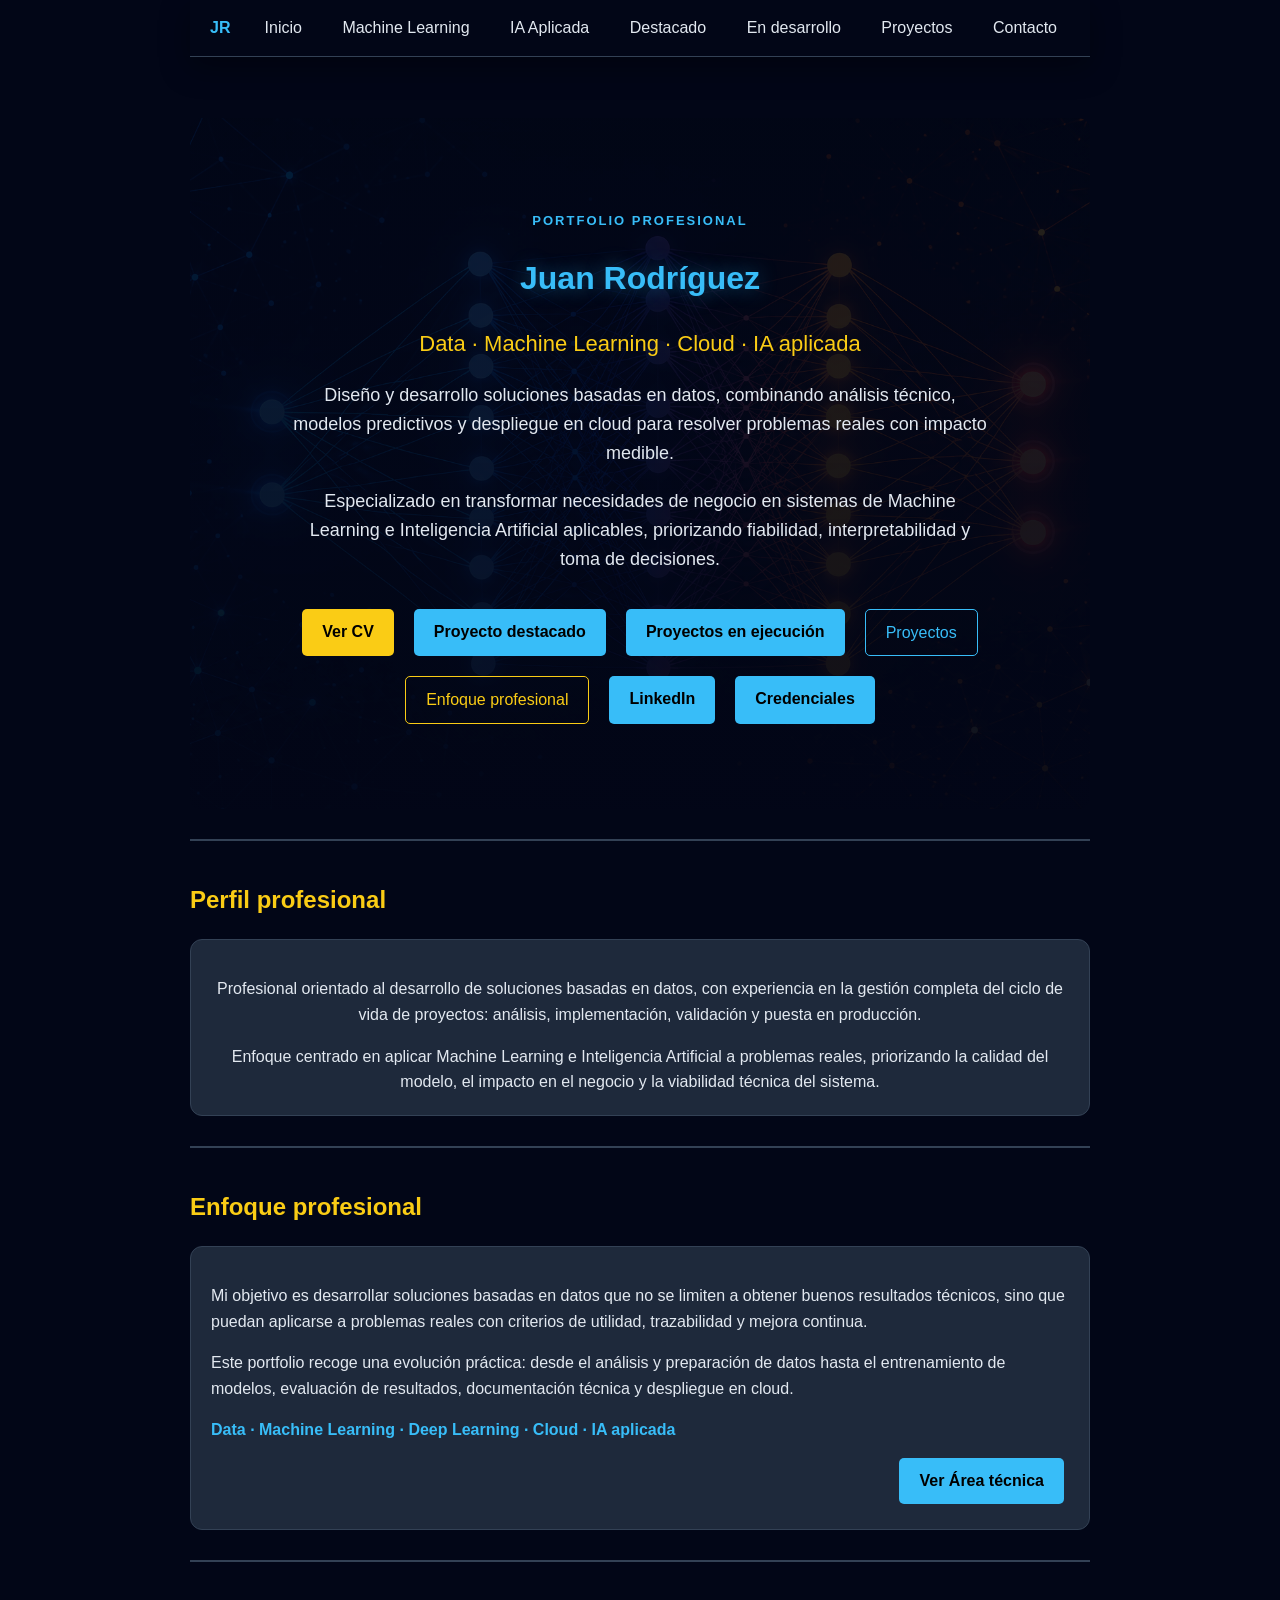
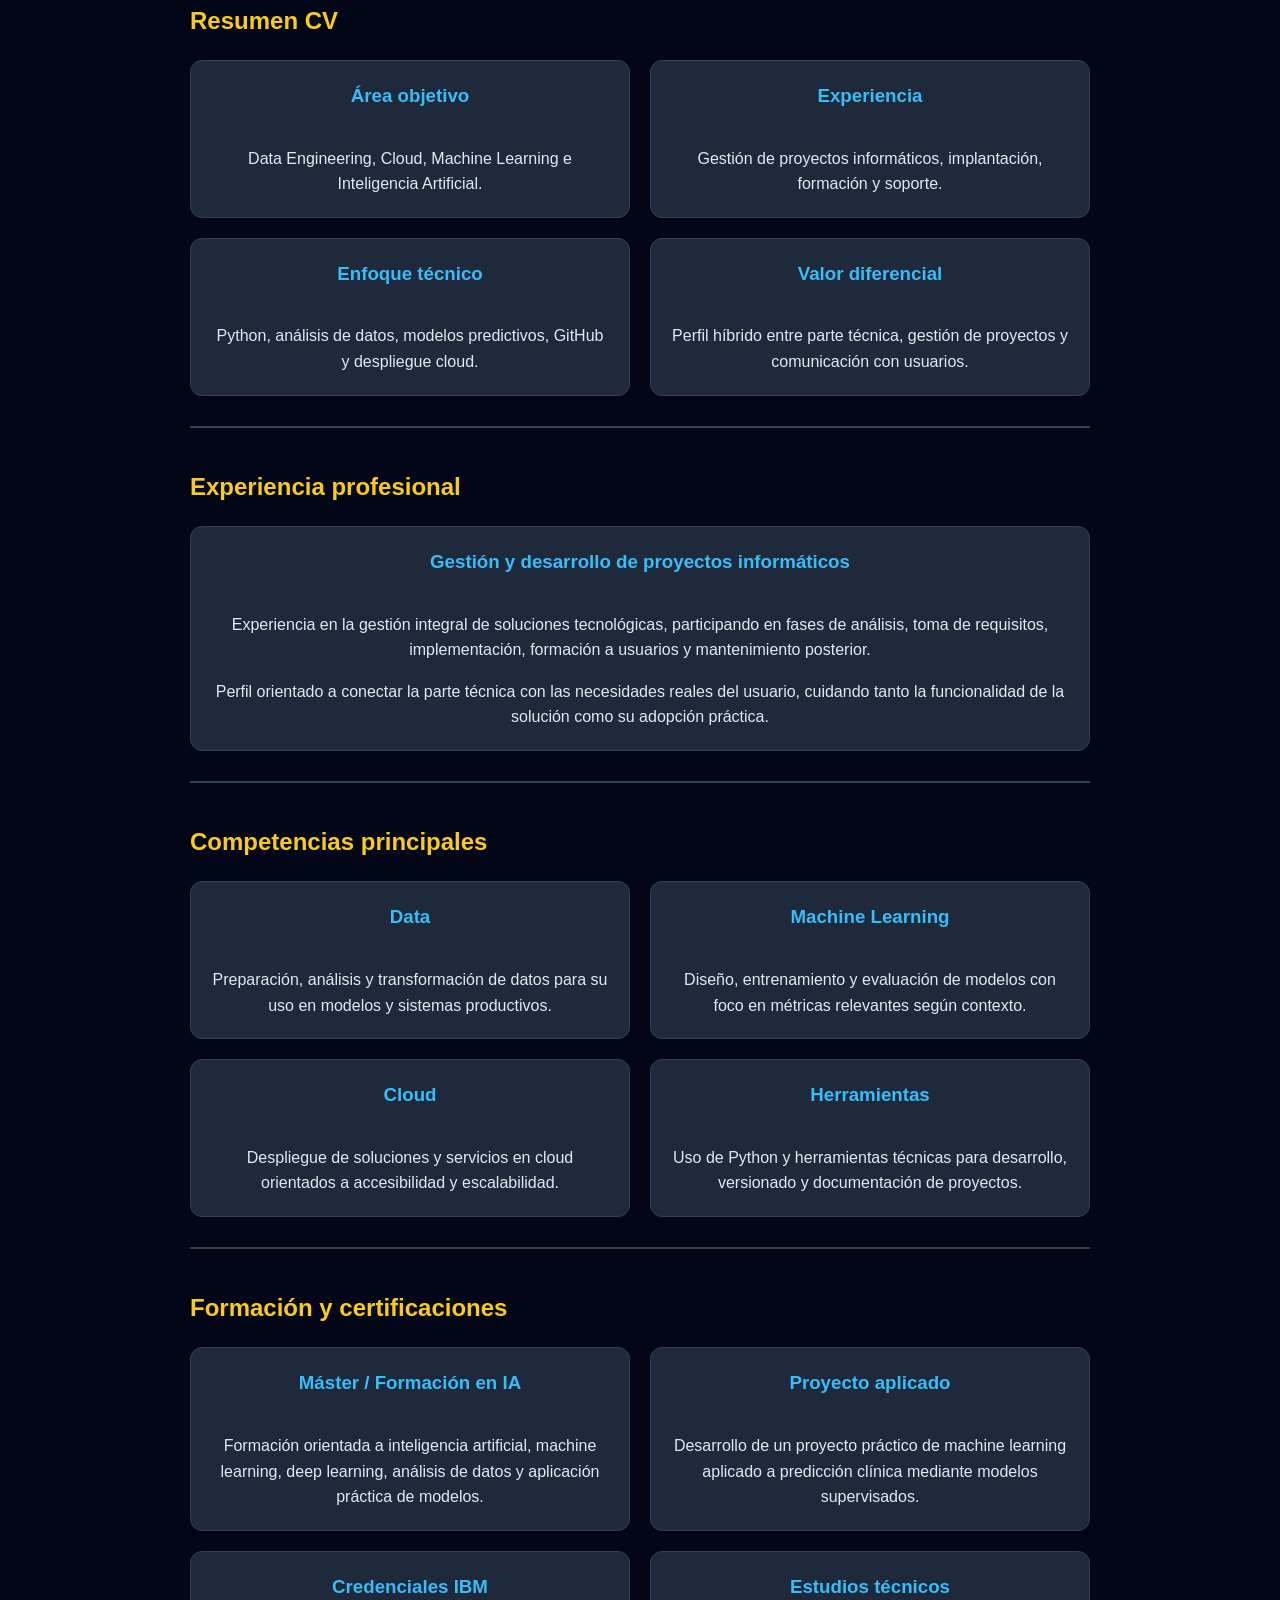
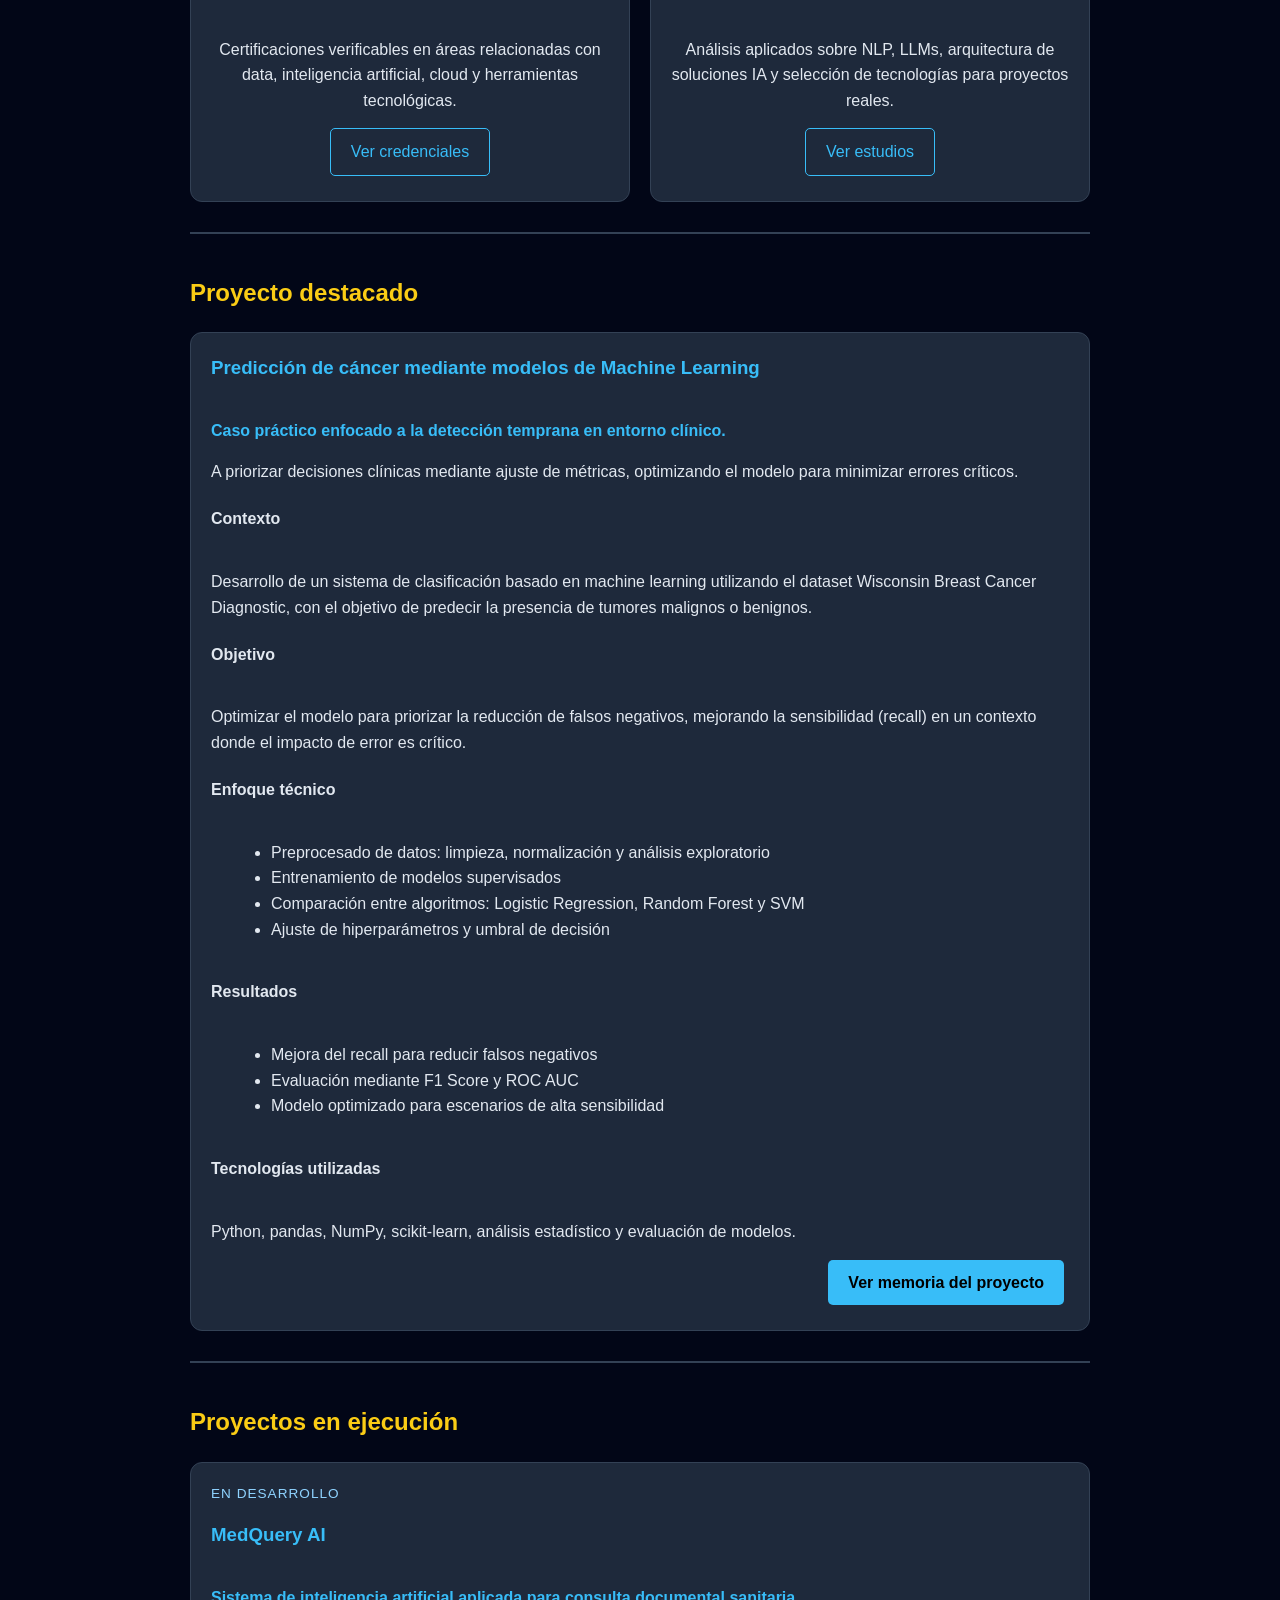
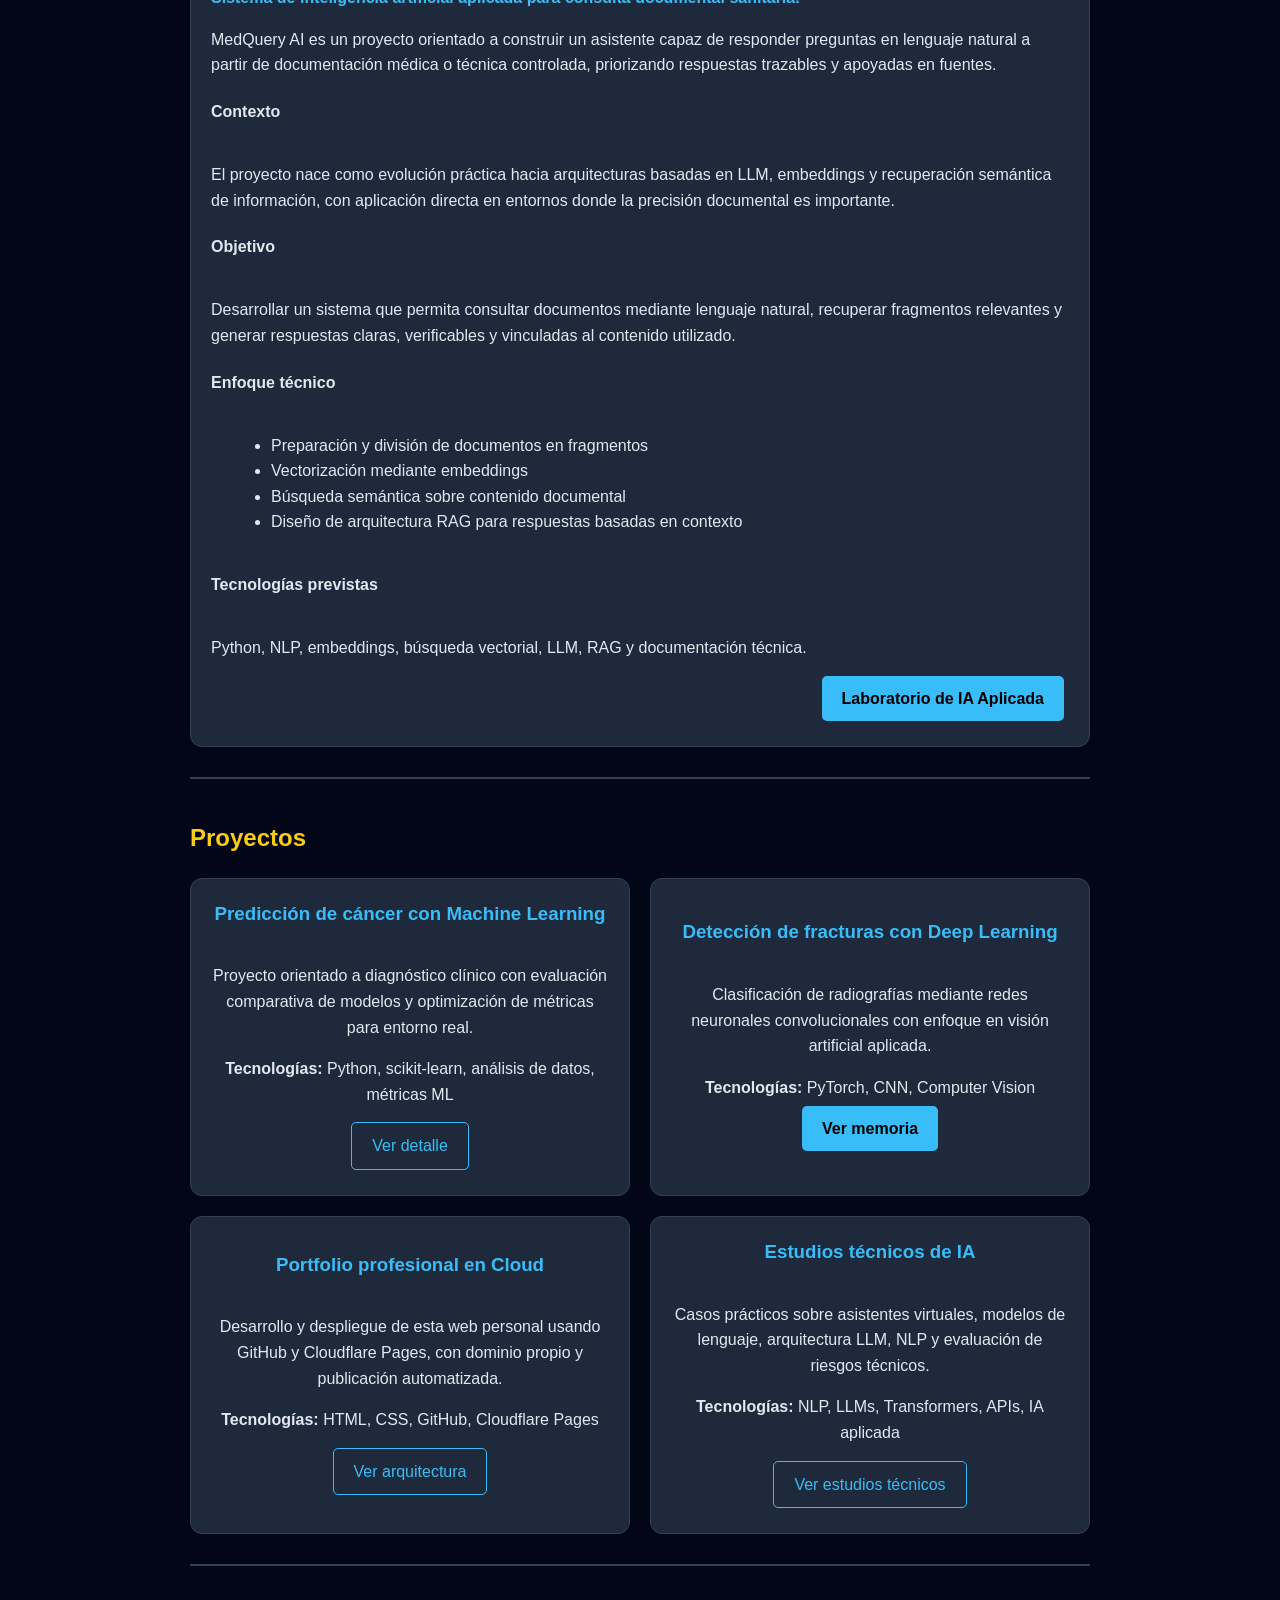
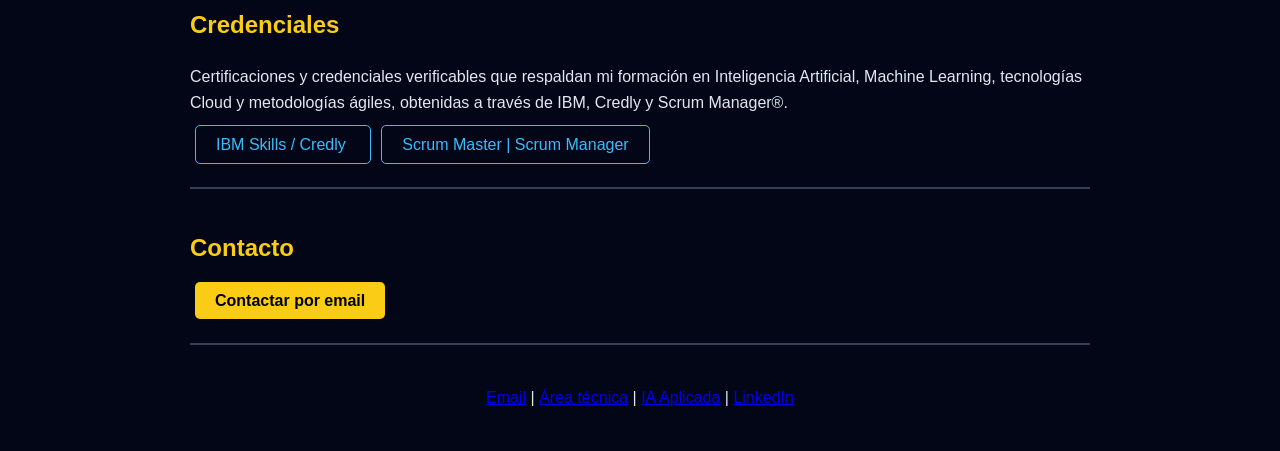
<file: index.html>
<!DOCTYPE html>
<html lang="es">
<head>
  <meta charset="UTF-8">
  <meta name="viewport" content="width=device-width, initial-scale=1.0">
  <title>Juan Rodríguez | Data, Machine Learning & Cloud</title>
  <link rel="stylesheet" href="styles.css">
  <link rel="canonical" href="https://www.juanrodriguezp.es">
</head>

<body>
  
<nav class="navbar">
  <div class="nav-container">

    <span class="logo">JR</span>

    <div class="nav-links">
      <a href="#">Inicio</a>
      <a href="privado.html">Machine Learning</a>
      <a href="laboratorio-ia-aplicada.html">IA Aplicada</a>
      <a href="#proyecto">Destacado</a>
      <a href="#proyectos-ejecucion">En desarrollo</a>
      <a href="#proyectos">Proyectos</a>
      <a href="#contacto">Contacto</a>
    </div>

  </div>
</nav>

<div class="container">
 <header class="hero">
  <p class="eyebrow">Portfolio profesional</p>

  <h1>Juan Rodríguez</h1>

  <p class="subtitle">
    Data · Machine Learning · Cloud · IA aplicada
  </p>

   <p class="hero-text">
      Diseño y desarrollo soluciones basadas en datos, combinando análisis técnico,
      modelos predictivos y despliegue en cloud para resolver problemas reales
      con impacto medible.
    </p>
  
    <p class="hero-text">
      Especializado en transformar necesidades de negocio en sistemas de Machine Learning
      e Inteligencia Artificial aplicables, priorizando fiabilidad, interpretabilidad
      y toma de decisiones.
    </p>

  <div class="buttons">
    <a href="privado.html" class="btn-secondary">Ver CV</a>

    <a href="#proyecto" class="btn-primary">
      Proyecto destacado
    </a>
    
    <a href="#proyectos-ejecucion" class="btn-primary">
      Proyectos en ejecución
    </a>
    
    <a href="#proyectos" class="btn-outline">
      Proyectos
    </a>

    <a href="#enfoque" class="btn-outline" style="border-color:#facc15; color:#facc15;">
      Enfoque profesional
    </a>

    <a href="https://www.linkedin.com/in/juan-jos%C3%A9-r-2b726b373" target="_blank" class="btn-primary">
      LinkedIn
    </a>

    <a href="#credenciales" class="btn-primary">
      Credenciales
    </a>
  </div>
</header>
  
  <hr>
  
  <!-- PERFIL PROFESIONAL -->
  <section id="cv">
    <h2>Perfil profesional</h2>
  
    <div class="card card-center">
      <p>
        Profesional orientado al desarrollo de soluciones basadas en datos,
        con experiencia en la gestión completa del ciclo de vida de proyectos:
        análisis, implementación, validación y puesta en producción.
      </p>
    
      <p>
        Enfoque centrado en aplicar Machine Learning e Inteligencia Artificial
        a problemas reales, priorizando la calidad del modelo, el impacto en el
        negocio y la viabilidad técnica del sistema.
      </p>
    </div>
  </section>
  
<hr>
  
    <!-- ENFOQUE PROFESIONAL -->
    <section id="enfoque">
        <h2>Enfoque profesional</h2>
      
        <div class="card card-flex">
          <p>
            Mi objetivo es desarrollar soluciones basadas en datos que no se limiten
            a obtener buenos resultados técnicos, sino que puedan aplicarse a problemas
            reales con criterios de utilidad, trazabilidad y mejora continua.
          </p>
      
          <p>
            Este portfolio recoge una evolución práctica: desde el análisis y preparación
            de datos hasta el entrenamiento de modelos, evaluación de resultados,
            documentación técnica y despliegue en cloud.
          </p>
     
          <p class="highlight">
            Data · Machine Learning · Deep Learning · Cloud · IA aplicada
          </p>
      
          <a href="privado.html" class="btn-primary">
            Ver Área técnica
          </a>
        </div>
      </section>
  
  <hr>

    <!-- RESUMEN DEL CV -->
    <section id="resumen-cv">
      <h2>Resumen CV</h2>
      
      <div class="grid">
        <div class="card card-center">
          <h3>Área objetivo</h3>
          <p>Data Engineering, Cloud, Machine Learning e Inteligencia Artificial.</p>
        </div>
  
        <div class="card card-center">
          <h3>Experiencia</h3>
          <p>Gestión de proyectos informáticos, implantación, formación y soporte.</p>
        </div>
  
        <div class="card card-center">
          <h3>Enfoque técnico</h3>
          <p>Python, análisis de datos, modelos predictivos, GitHub y despliegue cloud.</p>
        </div>
  
        <div class="card card-center">
          <h3>Valor diferencial</h3>
          <p>Perfil híbrido entre parte técnica, gestión de proyectos y comunicación con usuarios.</p>
        </div>
      </div>
    </section>

  <hr>

    <!-- EXPERIENCIA PROFESIONAL -->
    <section id="experiencia">
      <h2>Experiencia profesional</h2>
    
      <div class="card card-center">
        <h3>Gestión y desarrollo de proyectos informáticos</h3>
    
        <p>
          Experiencia en la gestión integral de soluciones tecnológicas, participando en
          fases de análisis, toma de requisitos, implementación, formación a usuarios y
          mantenimiento posterior.
        </p>
    
        <p>
          Perfil orientado a conectar la parte técnica con las necesidades reales del
          usuario, cuidando tanto la funcionalidad de la solución como su adopción práctica.
        </p>
      </div>
    </section>
  
  <hr>
  
    <section>
      <h2>Competencias principales</h2>
    
      <div class="grid">
        <div class="card card-center">
          <h3>Data</h3>
          <p>Preparación, análisis y transformación de datos para su uso en modelos y sistemas productivos.</p>
        </div>
    
        <div class="card card-center">
          <h3>Machine Learning</h3>
          <p>Diseño, entrenamiento y evaluación de modelos con foco en métricas relevantes según contexto.</p>
        </div>
    
        <div class="card card-center">
          <h3>Cloud</h3>
          <p>Despliegue de soluciones y servicios en cloud orientados a accesibilidad y escalabilidad.</p>
        </div>
    
        <div class="card card-center">
          <h3>Herramientas</h3>
          <p>Uso de Python y herramientas técnicas para desarrollo, versionado y documentación de proyectos.</p>
        </div>
      </div>
    </section>
    
  <hr>
  
      <section id="formacion">
      <h2>Formación y certificaciones</h2>
  
        <div class="grid">
          <div class="card card-center">
            <h3>Máster / Formación en IA</h3>
          <p>
            Formación orientada a inteligencia artificial, machine learning,
            deep learning, análisis de datos y aplicación práctica de modelos.
          </p>
        </div>
  
        <div class="card card-center">
          <h3>Proyecto aplicado</h3>
          <p>
            Desarrollo de un proyecto práctico de machine learning aplicado
            a predicción clínica mediante modelos supervisados.
          </p>
        </div>

        <div class="card card-center">
          <h3>Credenciales IBM</h3>
          <p>
            Certificaciones verificables en áreas relacionadas con data,
            inteligencia artificial, cloud y herramientas tecnológicas.
          </p>
          <a href="https://www.credly.com/users/juan-jose-rodriguez-puente.16a63948" target="_blank" class="btn-outline">
            Ver credenciales
          </a>
        </div>
          
        <div class="card card-center">
          <h3>Estudios técnicos</h3>
          <p>
            Análisis aplicados sobre NLP, LLMs, arquitectura de soluciones IA
            y selección de tecnologías para proyectos reales.
          </p>
      
          <a href="privado.html#estudios" class="btn-outline">
            Ver estudios
          </a>
        </div>
      </div>
    </section>

  <hr>
  
    <section id="proyecto">
    <h2>Proyecto destacado</h2>
    
      <div class="card">
        <h3>Predicción de cáncer mediante modelos de Machine Learning</h3>
    
        <p class="highlight">
          Caso práctico enfocado a la detección temprana en entorno clínico.
        </p>
        <p>
          A priorizar decisiones clínicas mediante ajuste de métricas,
          optimizando el modelo para minimizar errores críticos.
        </p>
    
        <h4>Contexto</h4>
        <p>
          Desarrollo de un sistema de clasificación basado en machine learning utilizando
          el dataset Wisconsin Breast Cancer Diagnostic, con el objetivo de predecir la
          presencia de tumores malignos o benignos.
        </p>
    
        <h4>Objetivo</h4>
        <p>
          Optimizar el modelo para priorizar la reducción de falsos negativos, mejorando
          la sensibilidad (recall) en un contexto donde el impacto de error es crítico.
        </p>
    
        <h4>Enfoque técnico</h4>
        <ul>
          <li>Preprocesado de datos: limpieza, normalización y análisis exploratorio</li>
          <li>Entrenamiento de modelos supervisados</li>
          <li>Comparación entre algoritmos: Logistic Regression, Random Forest y SVM</li>
          <li>Ajuste de hiperparámetros y umbral de decisión</li>
        </ul>
    
        <h4>Resultados</h4>
        <ul>
          <li>Mejora del recall para reducir falsos negativos</li>
          <li>Evaluación mediante F1 Score y ROC AUC</li>
          <li>Modelo optimizado para escenarios de alta sensibilidad</li>
        </ul>
    
        <h4>Tecnologías utilizadas</h4>
        <p>
          Python, pandas, NumPy, scikit-learn, análisis estadístico y evaluación de modelos.
        </p>
                
        <a href="memoria-proyecto-master.pdf" target="_blank" class="btn-primary">
          Ver memoria del proyecto
        </a>
        
      </div>
  </section>
   
  <hr>
  
   <section id="proyectos-ejecucion">
    <h2>Proyectos en ejecución</h2>

      <div class="card">
        <span class="project-status">En desarrollo</span>

        <h3>MedQuery AI</h3>

        <p class="highlight">
          Sistema de inteligencia artificial aplicada para consulta documental sanitaria.
        </p>

        <p>
          MedQuery AI es un proyecto orientado a construir un asistente capaz de responder
          preguntas en lenguaje natural a partir de documentación médica o técnica controlada,
          priorizando respuestas trazables y apoyadas en fuentes.
      </p>

      <h4>Contexto</h4>
      <p>
        El proyecto nace como evolución práctica hacia arquitecturas basadas en LLM, embeddings
        y recuperación semántica de información, con aplicación directa en entornos donde la
        precisión documental es importante.
      </p>
  
      <h4>Objetivo</h4>
      <p>
        Desarrollar un sistema que permita consultar documentos mediante lenguaje natural,
        recuperar fragmentos relevantes y generar respuestas claras, verificables y vinculadas
        al contenido utilizado.
      </p>

      <h4>Enfoque técnico</h4>
      <ul>
        <li>Preparación y división de documentos en fragmentos</li>
        <li>Vectorización mediante embeddings</li>
        <li>Búsqueda semántica sobre contenido documental</li>
        <li>Diseño de arquitectura RAG para respuestas basadas en contexto</li>
      </ul>
  
      <h4>Tecnologías previstas</h4>
      <p>
        Python, NLP, embeddings, búsqueda vectorial, LLM, RAG y documentación técnica.
      </p>

      <a href="laboratorio-ia-aplicada.html" class="btn-primary">
        Laboratorio de IA Aplicada
      </a>
    </div> 
</section>
  
  <hr>
  
  <section id="proyectos">
      <h2>Proyectos</h2>
    
      <div class="grid">
        <div class="card card-center">
          <h3>Predicción de cáncer con Machine Learning</h3>
          
          <p>
            Proyecto orientado a diagnóstico clínico con evaluación comparativa de modelos
            y optimización de métricas para entorno real.
          </p>
          
          <p><strong>Tecnologías:</strong> Python, scikit-learn, análisis de datos, métricas ML</p>
          
          <a href="#proyecto" class="btn-outline">Ver detalle</a>
        </div>
        
        <div class="card card-center">
         <h3>Detección de fracturas con Deep Learning</h3>
  
            <p>
              Clasificación de radiografías mediante redes neuronales convolucionales
              con enfoque en visión artificial aplicada.
            </p>

            <p><strong>Tecnologías:</strong> PyTorch, CNN, Computer Vision</p>
          
            <a href="docs/deep-learning/memoria-dl.pdf" target="_blank" class="btn-primary">
              Ver memoria
            </a>
        </div>
        <div class="card card-center">
          <h3>Portfolio profesional en Cloud</h3>
          
          <p>
            Desarrollo y despliegue de esta web personal usando GitHub y Cloudflare Pages,
            con dominio propio y publicación automatizada.
          </p>
          
          <p><strong>Tecnologías:</strong> HTML, CSS, GitHub, Cloudflare Pages</p>
          
          <a href="arquitectura-web-juan-rodriguez.pdf" target="_blank" class="btn-outline">
            Ver arquitectura
          </a>
        </div>
        <div class="card card-center">
          <h3>Estudios técnicos de IA</h3>
        
          <p>
            Casos prácticos sobre asistentes virtuales, modelos de lenguaje,
            arquitectura LLM, NLP y evaluación de riesgos técnicos.
          </p>
        
          <p><strong>Tecnologías:</strong> NLP, LLMs, Transformers, APIs, IA aplicada</p>
        
          <a href="privado.html#estudios" class="btn-outline">
            Ver estudios técnicos
          </a>
        </div>
      </div>
    </section>
  
  <hr>
  
  <section id="credenciales">
    <h2>Credenciales</h2>
  
    <p>
      Certificaciones y credenciales verificables que respaldan mi formación en Inteligencia Artificial, Machine Learning, tecnologías Cloud y metodologías ágiles, obtenidas a través de IBM, Credly y Scrum Manager®.
    </p>
  
    <p>
      <a href="https://www.credly.com/users/juan-jose-rodriguez-puente.16a63948" target="_blank" class="btn-outline">
        IBM Skills / Credly
      </a>

      <a href="https://scrummanager.com/website/c/profile/member.php?id=52337" target="_blank" class="btn-outline">
         Scrum Master | Scrum Manager
      </a>
    </p>
  </section>
  
  <hr>
  
  <section id="contacto">
    <h2>Contacto</h2>
  
    <a href="mailto:info@juanrodriguezp.es" class="btn-secondary">
      Contactar por email
    </a>
  </section>
  
  <hr>
  
  <footer>
    <p>
      <a href="mailto:info@juanrodriguezp.es">Email</a> |
      <a href="privado.html">Área técnica</a> |
      <a href="laboratorio-ia-aplicada.html">IA Aplicada</a> |
      <a href="https://www.linkedin.com/in/juan-jos%C3%A9-r-2b726b373" target="_blank">LinkedIn</a>
    </p>
  </footer>
  
</div>  
</body>
</html>
</file>
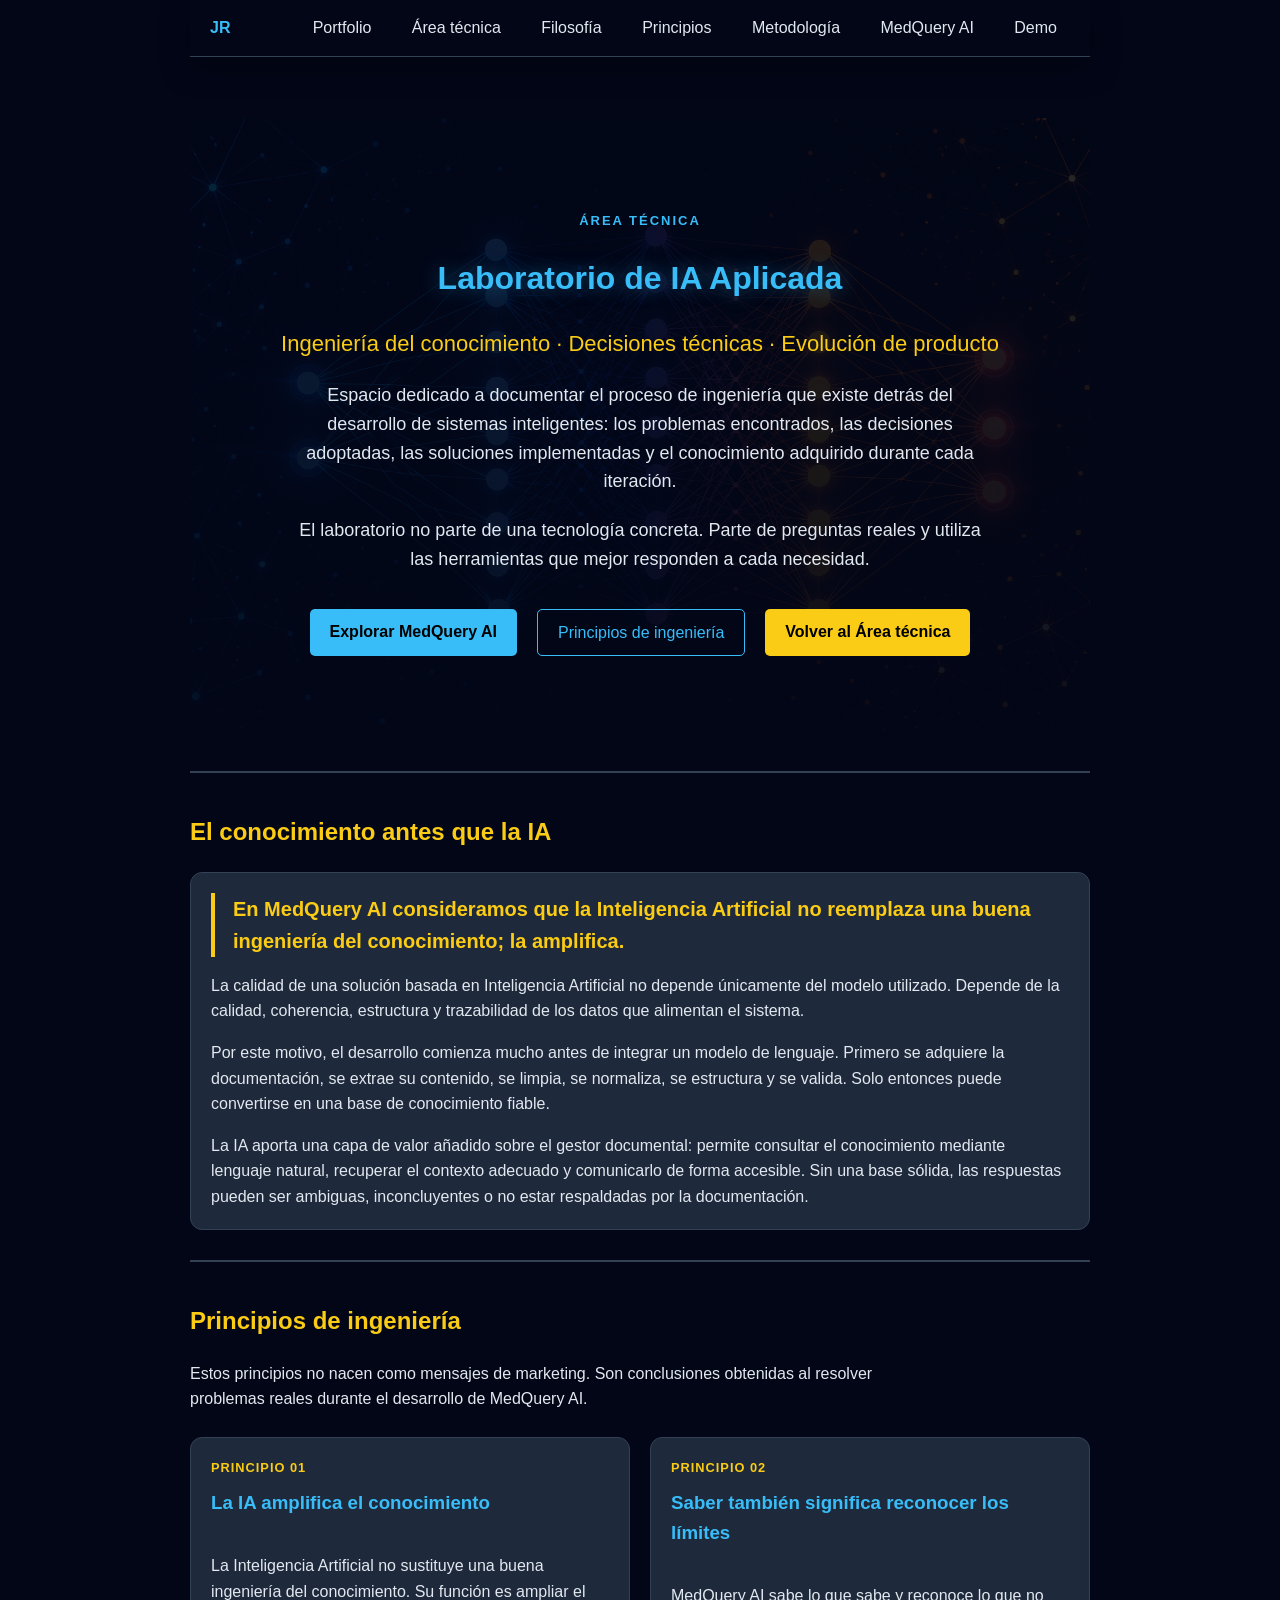
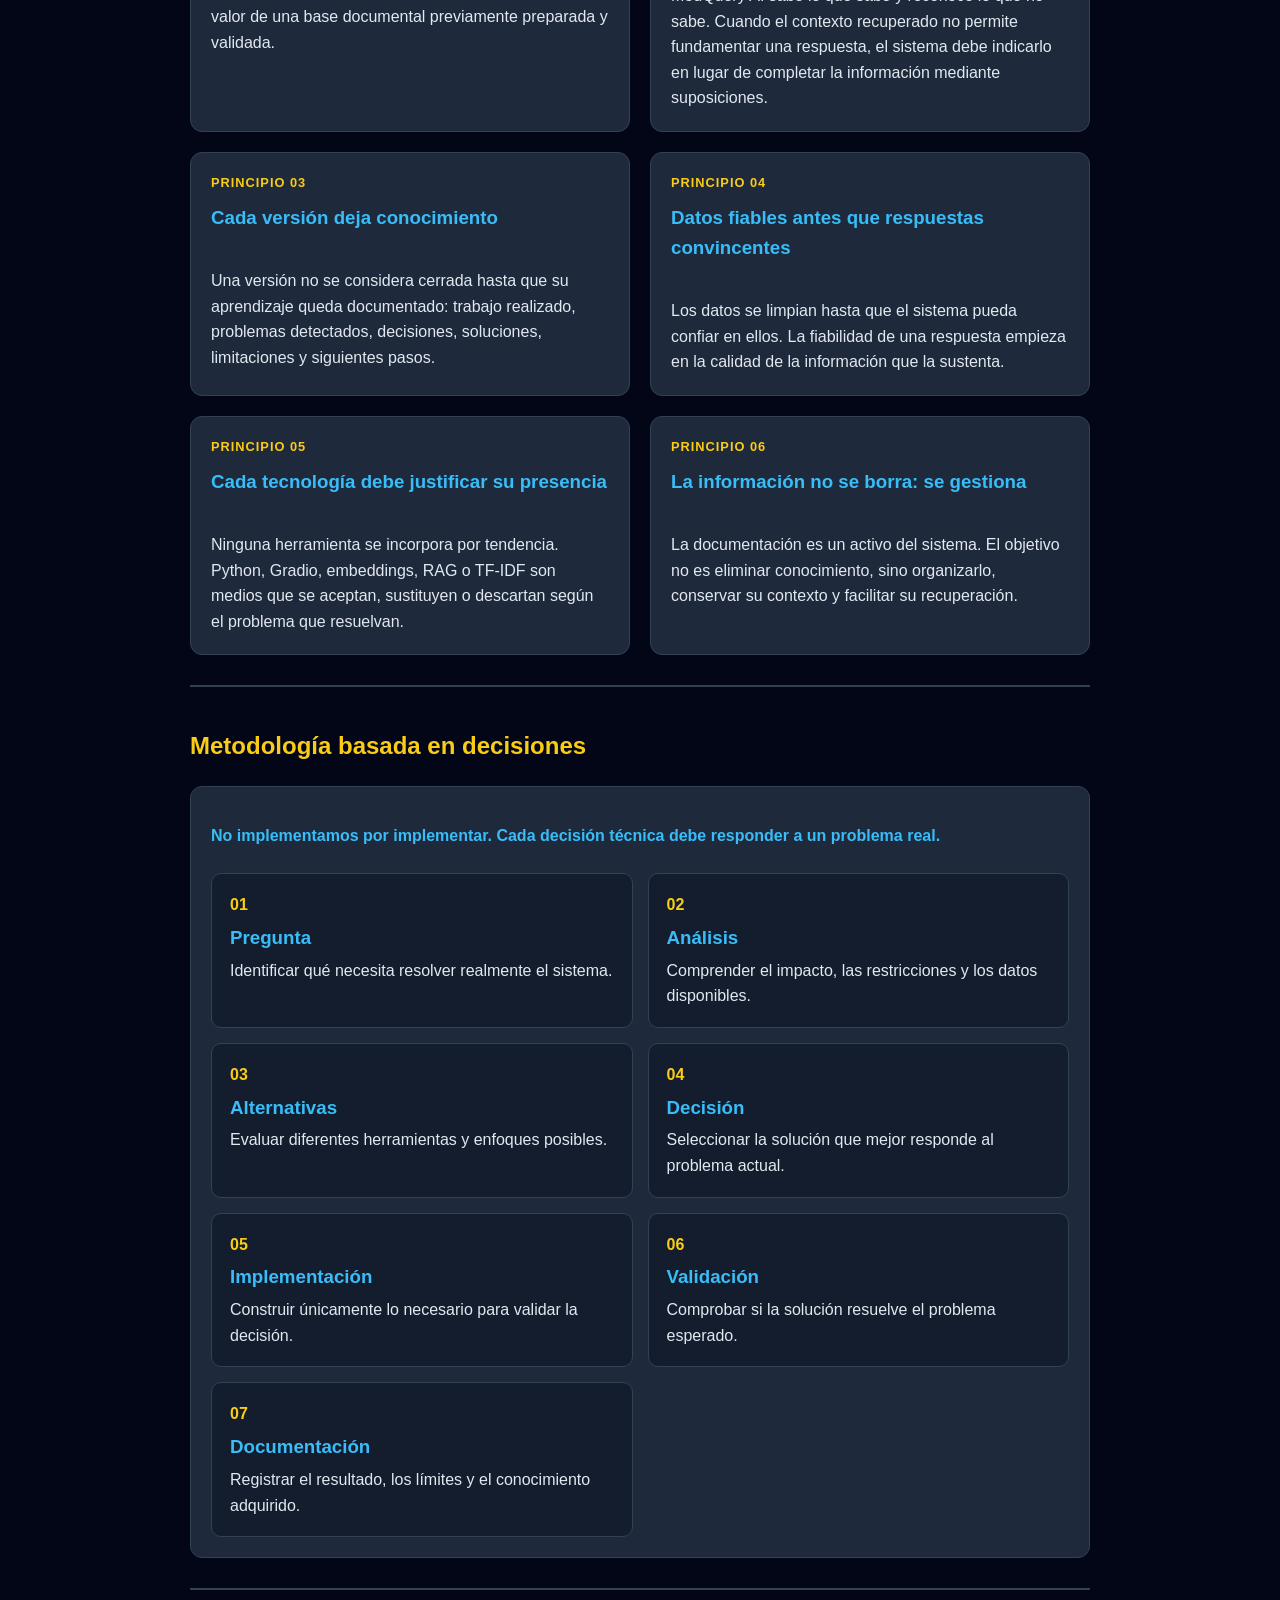
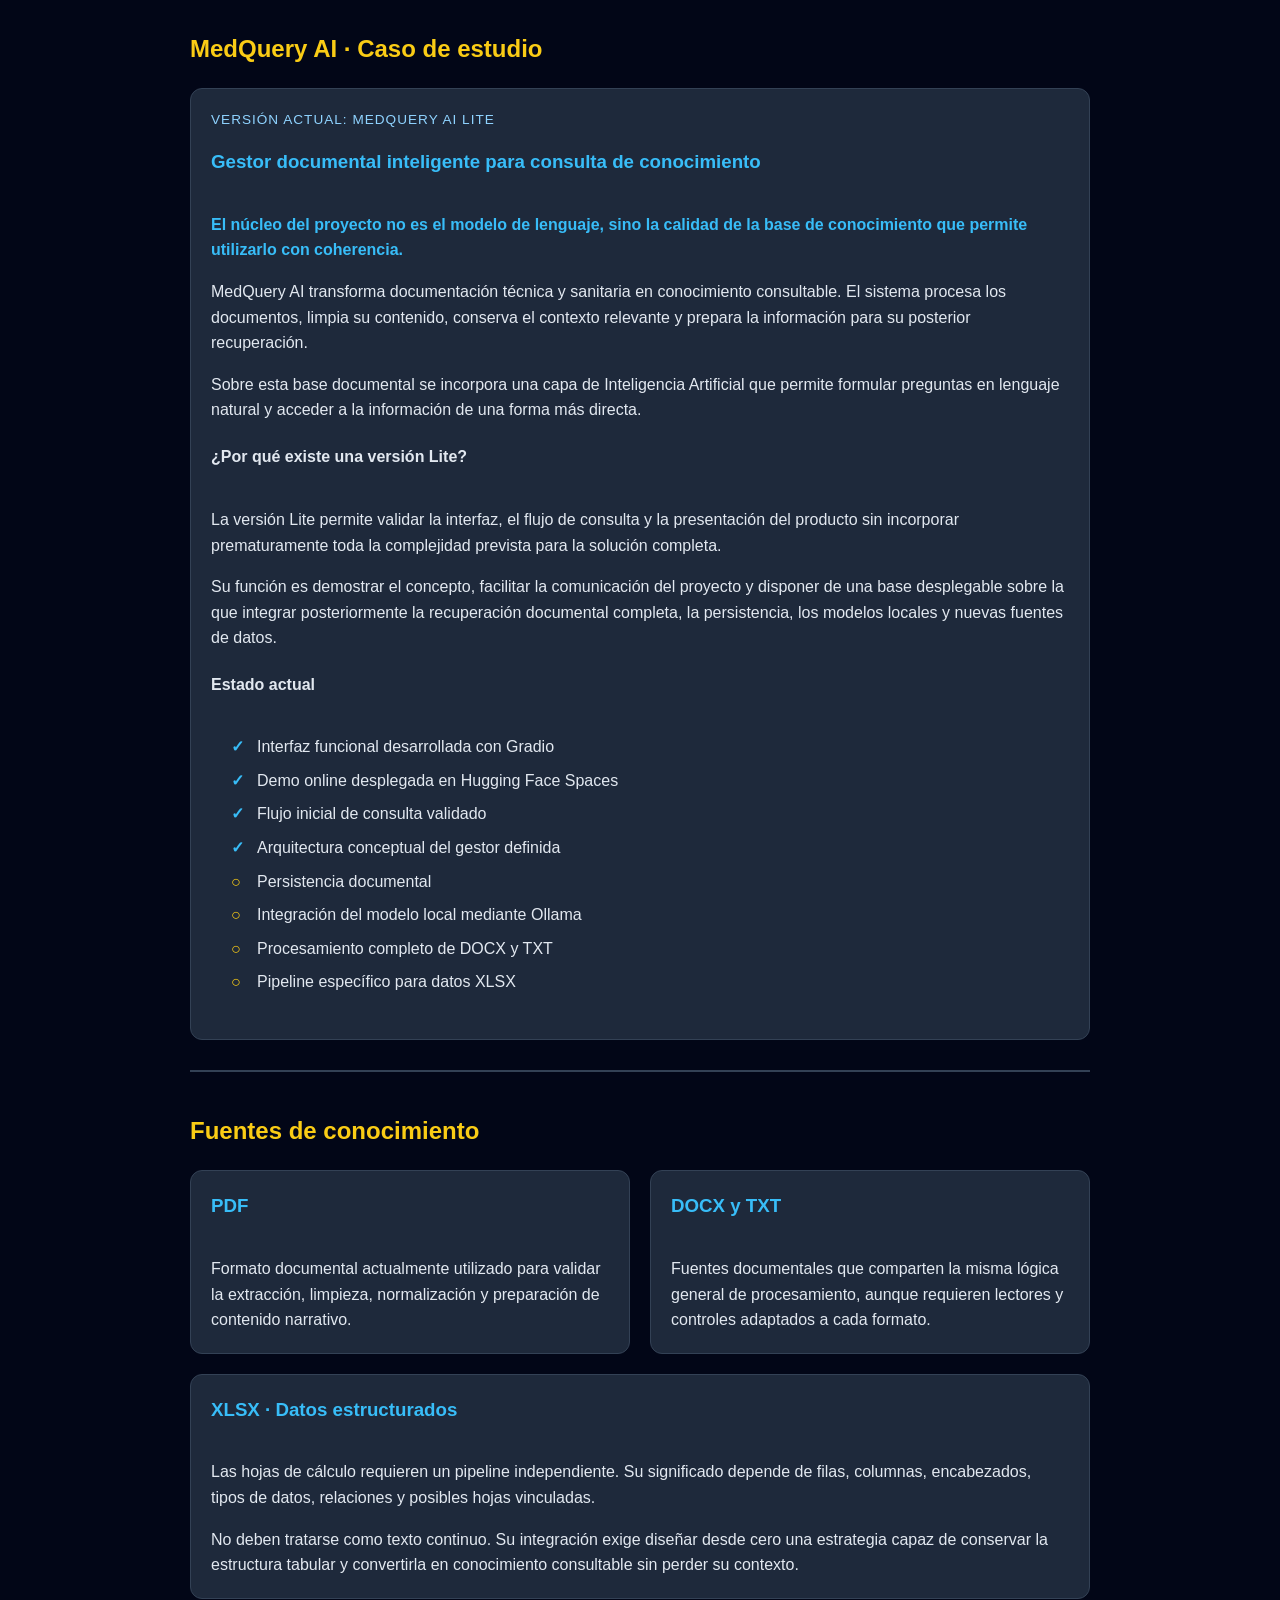
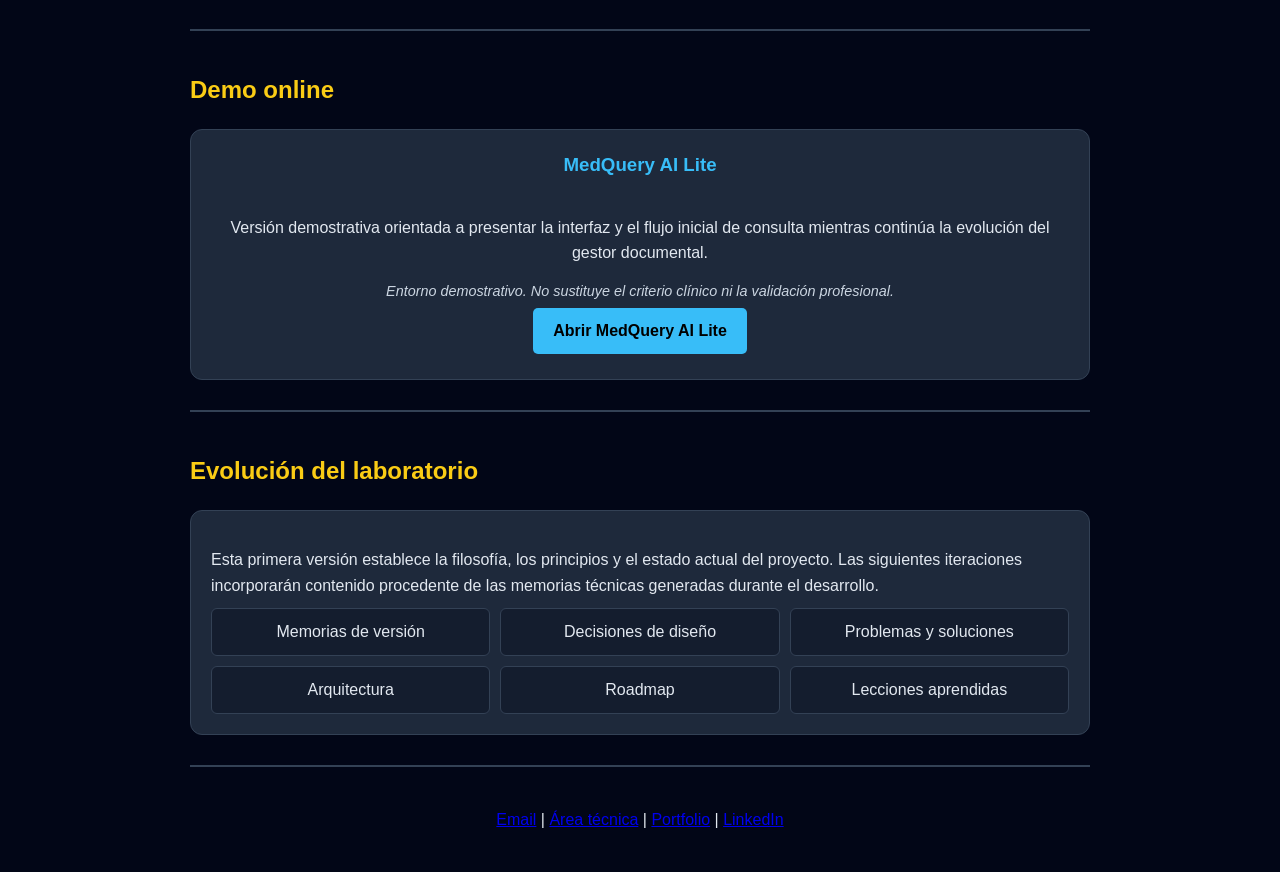
<file: laboratorio-ia-aplicada.html>
<!DOCTYPE html>
<html lang="es">
<head>
  <meta charset="UTF-8">
  <meta name="viewport" content="width=device-width, initial-scale=1.0">
  <title>Laboratorio de IA Aplicada | Juan Rodríguez</title>
  <meta name="description" content="Laboratorio de IA Aplicada de Juan Rodríguez: metodología, principios de ingeniería y evolución técnica de MedQuery AI.">
  <link rel="stylesheet" href="styles.css">
  <link rel="canonical" href="https://www.juanrodriguezp.es/laboratorio-ia-aplicada.html">
</head>

<body>

  <!-- ======================================================
       BARRA DE NAVEGACIÓN
       Acceso a las secciones principales del laboratorio
       ====================================================== -->

  <nav class="navbar">
    <div class="nav-container">
      <span class="logo">JR</span>

      <div class="nav-links">
        <a href="index.html">Portfolio</a>
        <a href="privado.html">Área técnica</a>
        <a href="#filosofia">Filosofía</a>
        <a href="#principios">Principios</a>
        <a href="#metodologia">Metodología</a>
        <a href="#medquery">MedQuery AI</a>
        <a href="#demo">Demo</a>
      </div>
    </div>
  </nav>

  <div class="container">

    <!-- ====================================================
         CABECERA DEL LABORATORIO
         Presentación y propósito general
         ==================================================== -->

    <header class="hero">
      <p class="eyebrow">Área técnica</p>

      <h1>Laboratorio de IA Aplicada</h1>

      <p class="subtitle">
        Ingeniería del conocimiento · Decisiones técnicas · Evolución de producto
      </p>

      <p class="hero-text">
        Espacio dedicado a documentar el proceso de ingeniería que existe detrás
        del desarrollo de sistemas inteligentes: los problemas encontrados, las
        decisiones adoptadas, las soluciones implementadas y el conocimiento
        adquirido durante cada iteración.
      </p>

      <p class="hero-text">
        El laboratorio no parte de una tecnología concreta. Parte de preguntas
        reales y utiliza las herramientas que mejor responden a cada necesidad.
      </p>

      <div class="buttons">
        <a href="#medquery" class="btn-primary">Explorar MedQuery AI</a>
        <a href="#principios" class="btn-outline">Principios de ingeniería</a>
        <a href="privado.html" class="btn-secondary">Volver al Área técnica</a>
      </div>
    </header>

    <hr>

    <!-- ====================================================
         FILOSOFÍA DEL LABORATORIO
         Idea central que guía el desarrollo
         ==================================================== -->

    <section id="filosofia">
      <h2>El conocimiento antes que la IA</h2>

      <div class="card">
        <p class="laboratory-quote">
          En MedQuery AI consideramos que la Inteligencia Artificial no reemplaza
          una buena ingeniería del conocimiento; la amplifica.
        </p>

        <p>
          La calidad de una solución basada en Inteligencia Artificial no depende
          únicamente del modelo utilizado. Depende de la calidad, coherencia,
          estructura y trazabilidad de los datos que alimentan el sistema.
        </p>

        <p>
          Por este motivo, el desarrollo comienza mucho antes de integrar un modelo
          de lenguaje. Primero se adquiere la documentación, se extrae su contenido,
          se limpia, se normaliza, se estructura y se valida. Solo entonces puede
          convertirse en una base de conocimiento fiable.
        </p>

        <p>
          La IA aporta una capa de valor añadido sobre el gestor documental:
          permite consultar el conocimiento mediante lenguaje natural, recuperar
          el contexto adecuado y comunicarlo de forma accesible. Sin una base sólida,
          las respuestas pueden ser ambiguas, inconcluyentes o no estar respaldadas
          por la documentación.
        </p>
      </div>
    </section>

    <hr>

    <!-- ====================================================
         PRINCIPIOS DE INGENIERÍA
         Conclusiones nacidas durante el desarrollo real
         ==================================================== -->

    <section id="principios">
      <h2>Principios de ingeniería</h2>

      <p class="section-intro">
        Estos principios no nacen como mensajes de marketing. Son conclusiones
        obtenidas al resolver problemas reales durante el desarrollo de MedQuery AI.
      </p>

      <div class="grid">

        <article class="card principle-card">
          <span class="principle-number">Principio 01</span>
          <h3>La IA amplifica el conocimiento</h3>
          <p>
            La Inteligencia Artificial no sustituye una buena ingeniería del
            conocimiento. Su función es ampliar el valor de una base documental
            previamente preparada y validada.
          </p>
        </article>

        <article class="card principle-card">
          <span class="principle-number">Principio 02</span>
          <h3>Saber también significa reconocer los límites</h3>
          <p>
            MedQuery AI sabe lo que sabe y reconoce lo que no sabe. Cuando el
            contexto recuperado no permite fundamentar una respuesta, el sistema
            debe indicarlo en lugar de completar la información mediante suposiciones.
          </p>
        </article>

        <article class="card principle-card">
          <span class="principle-number">Principio 03</span>
          <h3>Cada versión deja conocimiento</h3>
          <p>
            Una versión no se considera cerrada hasta que su aprendizaje queda
            documentado: trabajo realizado, problemas detectados, decisiones,
            soluciones, limitaciones y siguientes pasos.
          </p>
        </article>

        <article class="card principle-card">
          <span class="principle-number">Principio 04</span>
          <h3>Datos fiables antes que respuestas convincentes</h3>
          <p>
            Los datos se limpian hasta que el sistema pueda confiar en ellos.
            La fiabilidad de una respuesta empieza en la calidad de la información
            que la sustenta.
          </p>
        </article>

        <article class="card principle-card">
          <span class="principle-number">Principio 05</span>
          <h3>Cada tecnología debe justificar su presencia</h3>
          <p>
            Ninguna herramienta se incorpora por tendencia. Python, Gradio,
            embeddings, RAG o TF-IDF son medios que se aceptan, sustituyen o
            descartan según el problema que resuelvan.
          </p>
        </article>

        <article class="card principle-card">
          <span class="principle-number">Principio 06</span>
          <h3>La información no se borra: se gestiona</h3>
          <p>
            La documentación es un activo del sistema. El objetivo no es eliminar
            conocimiento, sino organizarlo, conservar su contexto y facilitar su
            recuperación.
          </p>
        </article>

      </div>
    </section>

    <hr>

    <!-- ====================================================
         METODOLOGÍA DE DESARROLLO
         Proceso aplicado antes de incorporar funcionalidades
         ==================================================== -->

    <section id="metodologia">
      <h2>Metodología basada en decisiones</h2>

      <div class="card">
        <p class="highlight">
          No implementamos por implementar. Cada decisión técnica debe responder
          a un problema real.
        </p>

        <div class="process-grid">

          <div class="process-step">
            <span>01</span>
            <h3>Pregunta</h3>
            <p>Identificar qué necesita resolver realmente el sistema.</p>
          </div>

          <div class="process-step">
            <span>02</span>
            <h3>Análisis</h3>
            <p>Comprender el impacto, las restricciones y los datos disponibles.</p>
          </div>

          <div class="process-step">
            <span>03</span>
            <h3>Alternativas</h3>
            <p>Evaluar diferentes herramientas y enfoques posibles.</p>
          </div>

          <div class="process-step">
            <span>04</span>
            <h3>Decisión</h3>
            <p>Seleccionar la solución que mejor responde al problema actual.</p>
          </div>

          <div class="process-step">
            <span>05</span>
            <h3>Implementación</h3>
            <p>Construir únicamente lo necesario para validar la decisión.</p>
          </div>

          <div class="process-step">
            <span>06</span>
            <h3>Validación</h3>
            <p>Comprobar si la solución resuelve el problema esperado.</p>
          </div>

          <div class="process-step">
            <span>07</span>
            <h3>Documentación</h3>
            <p>Registrar el resultado, los límites y el conocimiento adquirido.</p>
          </div>

        </div>
      </div>
    </section>

    <hr>

    <!-- ====================================================
         CASO DE ESTUDIO: MEDQUERY AI
         Estado actual y finalidad de la versión Lite
         ==================================================== -->

    <section id="medquery">
      <h2>MedQuery AI · Caso de estudio</h2>

      <div class="card">
        <span class="project-status">Versión actual: MedQuery AI Lite</span>

        <h3>Gestor documental inteligente para consulta de conocimiento</h3>

        <p class="highlight">
          El núcleo del proyecto no es el modelo de lenguaje, sino la calidad de la
          base de conocimiento que permite utilizarlo con coherencia.
        </p>

        <p>
          MedQuery AI transforma documentación técnica y sanitaria en conocimiento
          consultable. El sistema procesa los documentos, limpia su contenido,
          conserva el contexto relevante y prepara la información para su posterior
          recuperación.
        </p>

        <p>
          Sobre esta base documental se incorpora una capa de Inteligencia Artificial
          que permite formular preguntas en lenguaje natural y acceder a la información
          de una forma más directa.
        </p>

        <h4>¿Por qué existe una versión Lite?</h4>

        <p>
          La versión Lite permite validar la interfaz, el flujo de consulta y la
          presentación del producto sin incorporar prematuramente toda la complejidad
          prevista para la solución completa.
        </p>

        <p>
          Su función es demostrar el concepto, facilitar la comunicación del proyecto
          y disponer de una base desplegable sobre la que integrar posteriormente la
          recuperación documental completa, la persistencia, los modelos locales y
          nuevas fuentes de datos.
        </p>

        <h4>Estado actual</h4>

        <ul class="status-list">
          <li class="status-complete">Interfaz funcional desarrollada con Gradio</li>
          <li class="status-complete">Demo online desplegada en Hugging Face Spaces</li>
          <li class="status-complete">Flujo inicial de consulta validado</li>
          <li class="status-complete">Arquitectura conceptual del gestor definida</li>
          <li class="status-pending">Persistencia documental</li>
          <li class="status-pending">Integración del modelo local mediante Ollama</li>
          <li class="status-pending">Procesamiento completo de DOCX y TXT</li>
          <li class="status-pending">Pipeline específico para datos XLSX</li>
        </ul>
      </div>
    </section>

    <hr>

    <!-- ====================================================
         FUENTES DE CONOCIMIENTO
         Diferencia entre formatos documentales y tabulares
         ==================================================== -->

    <section id="fuentes">
      <h2>Fuentes de conocimiento</h2>

      <div class="grid">

        <article class="card">
          <h3>PDF</h3>
          <p>
            Formato documental actualmente utilizado para validar la extracción,
            limpieza, normalización y preparación de contenido narrativo.
          </p>
        </article>

        <article class="card">
          <h3>DOCX y TXT</h3>
          <p>
            Fuentes documentales que comparten la misma lógica general de procesamiento,
            aunque requieren lectores y controles adaptados a cada formato.
          </p>
        </article>

        <article class="card card-wide">
          <h3>XLSX · Datos estructurados</h3>
          <p>
            Las hojas de cálculo requieren un pipeline independiente. Su significado
            depende de filas, columnas, encabezados, tipos de datos, relaciones y
            posibles hojas vinculadas.
          </p>

          <p>
            No deben tratarse como texto continuo. Su integración exige diseñar desde
            cero una estrategia capaz de conservar la estructura tabular y convertirla
            en conocimiento consultable sin perder su contexto.
          </p>
        </article>

      </div>
    </section>

    <hr>

    <!-- ====================================================
         DEMO ONLINE
         Acceso público a MedQuery AI Lite
         ==================================================== -->

    <section id="demo">
      <h2>Demo online</h2>

      <div class="card card-center">
        <h3>MedQuery AI Lite</h3>

        <p>
          Versión demostrativa orientada a presentar la interfaz y el flujo inicial
          de consulta mientras continúa la evolución del gestor documental.
        </p>

        <p class="demo-warning">
          Entorno demostrativo. No sustituye el criterio clínico ni la validación
          profesional.
        </p>

        <a
          href="https://eljj-medquery-ai-lite-demo.hf.space"
          target="_blank"
          rel="noopener noreferrer"
          class="btn-primary"
        >
          Abrir MedQuery AI Lite
        </a>
      </div>
    </section>

    <hr>

    <!-- ====================================================
         SIGUIENTES ITERACIONES
         Apartados que crecerán con el proyecto
         ==================================================== -->

    <section id="evolucion">
      <h2>Evolución del laboratorio</h2>

      <div class="card">
        <p>
          Esta primera versión establece la filosofía, los principios y el estado
          actual del proyecto. Las siguientes iteraciones incorporarán contenido
          procedente de las memorias técnicas generadas durante el desarrollo.
        </p>

        <div class="buttons-row">
          <span class="roadmap-item">Memorias de versión</span>
          <span class="roadmap-item">Decisiones de diseño</span>
          <span class="roadmap-item">Problemas y soluciones</span>
          <span class="roadmap-item">Arquitectura</span>
          <span class="roadmap-item">Roadmap</span>
          <span class="roadmap-item">Lecciones aprendidas</span>
        </div>
      </div>
    </section>

    <hr>

    <!-- ====================================================
         PIE DE PÁGINA
         ==================================================== -->

    <footer>
      <p>
        <a href="mailto:info@juanrodriguezp.es">Email</a> |
        <a href="privado.html">Área técnica</a> |
        <a href="index.html">Portfolio</a> |
        <a href="https://www.linkedin.com/in/juan-jos%C3%A9-r-2b726b373" target="_blank" rel="noopener noreferrer" >LinkedIn</a>
      </p>
    </footer>

  </div>

</body>
</html>
</file>
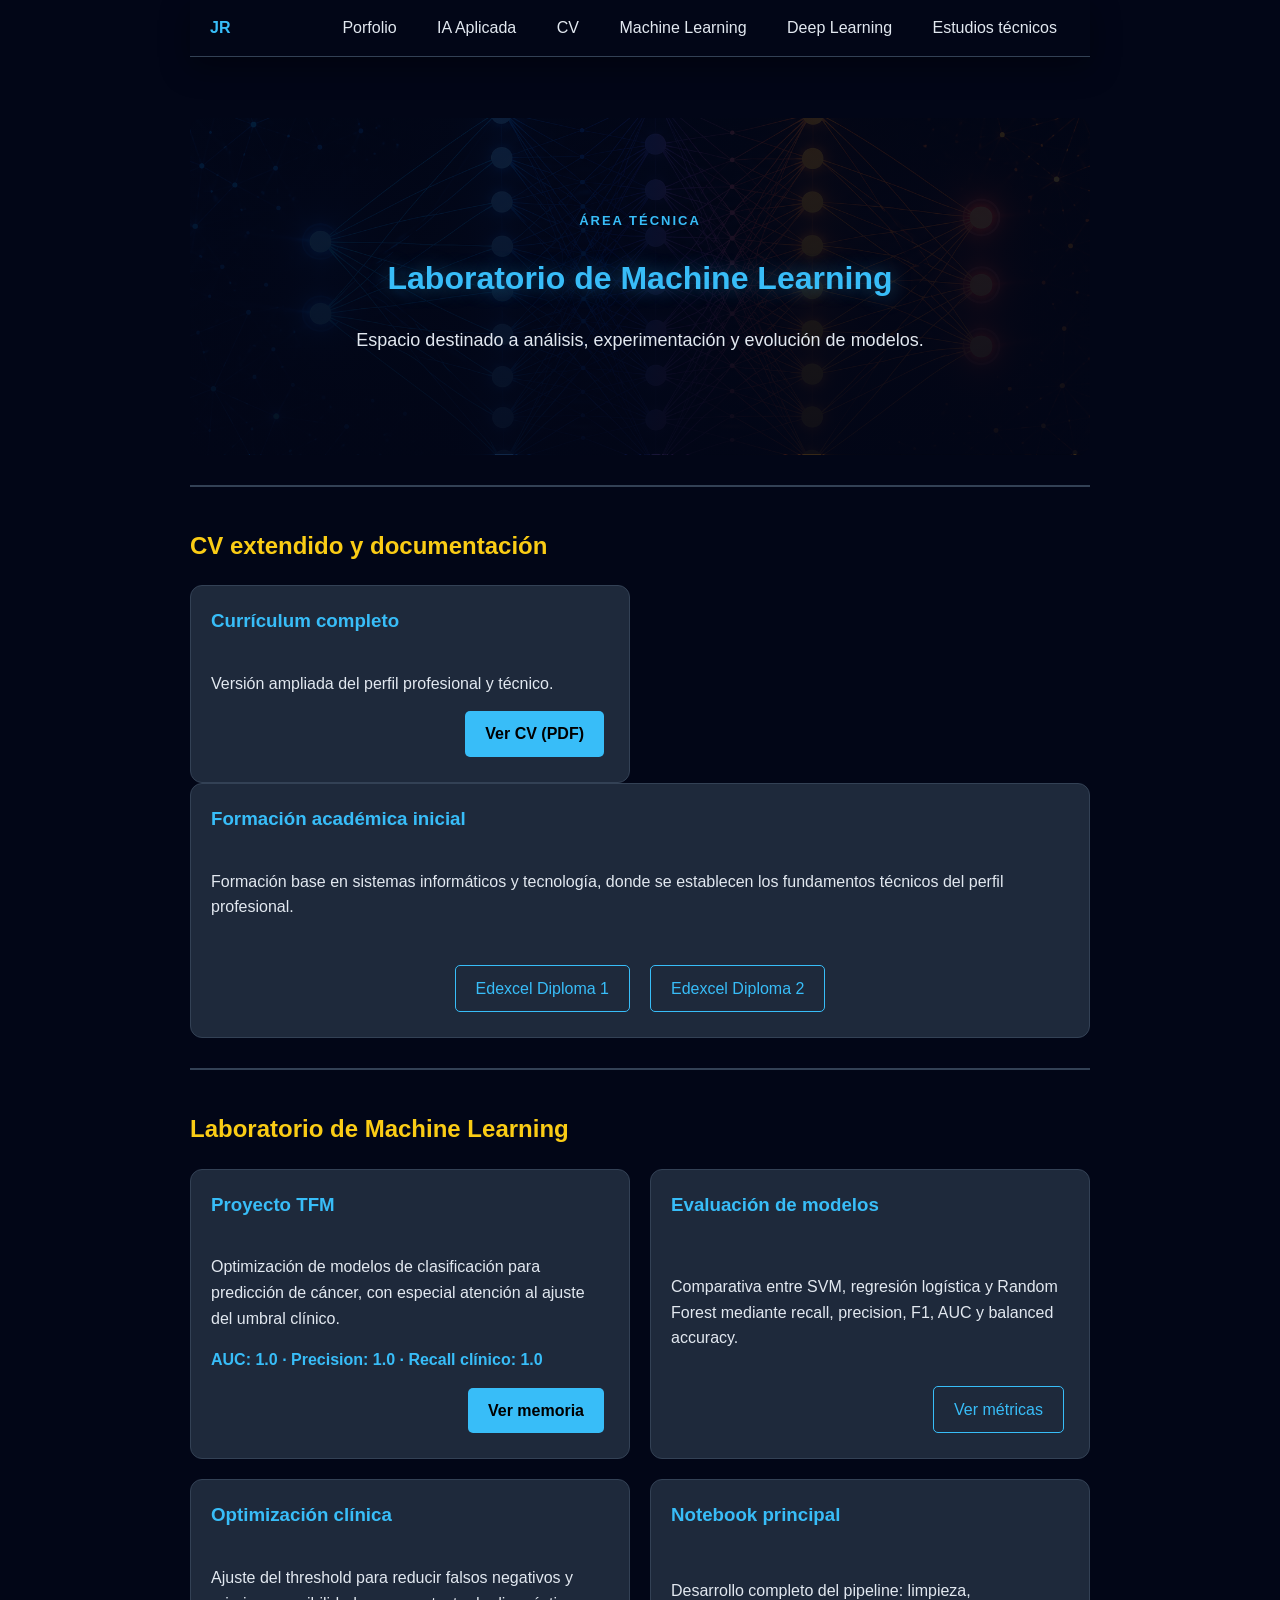
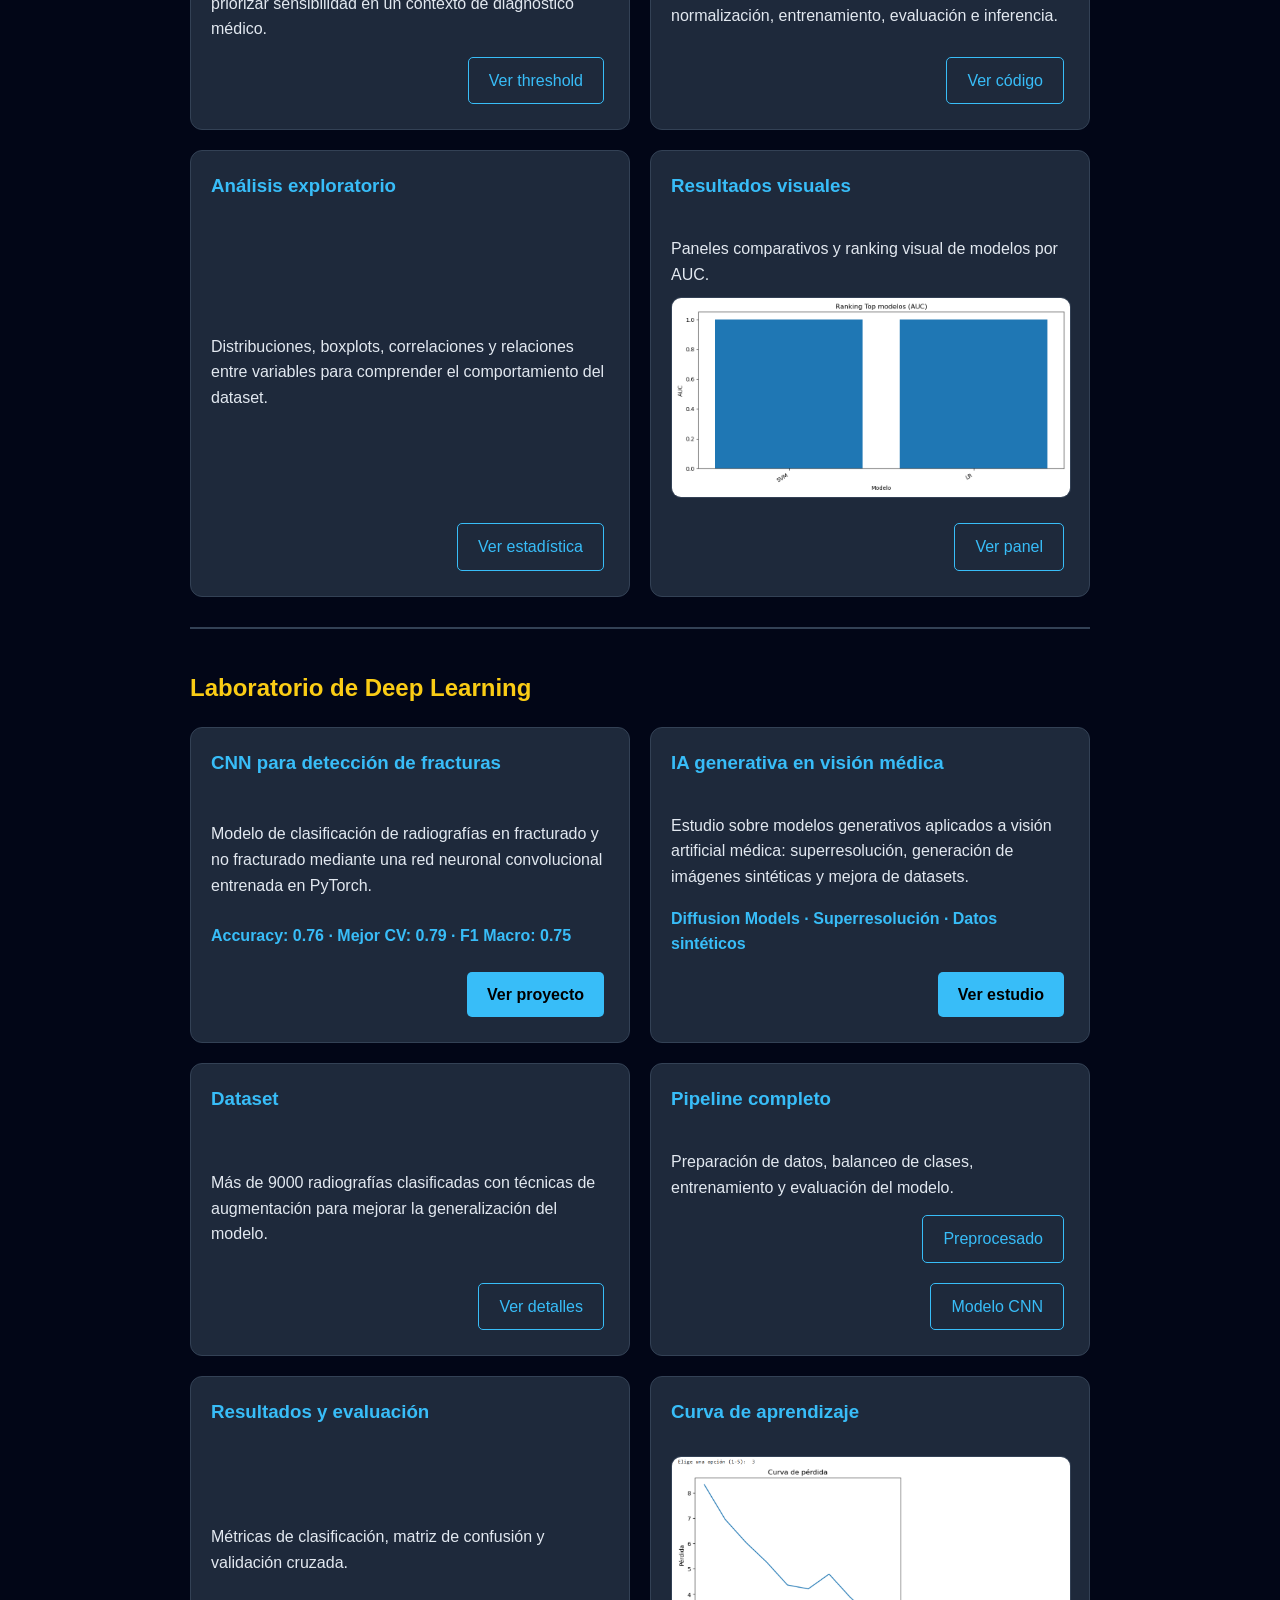
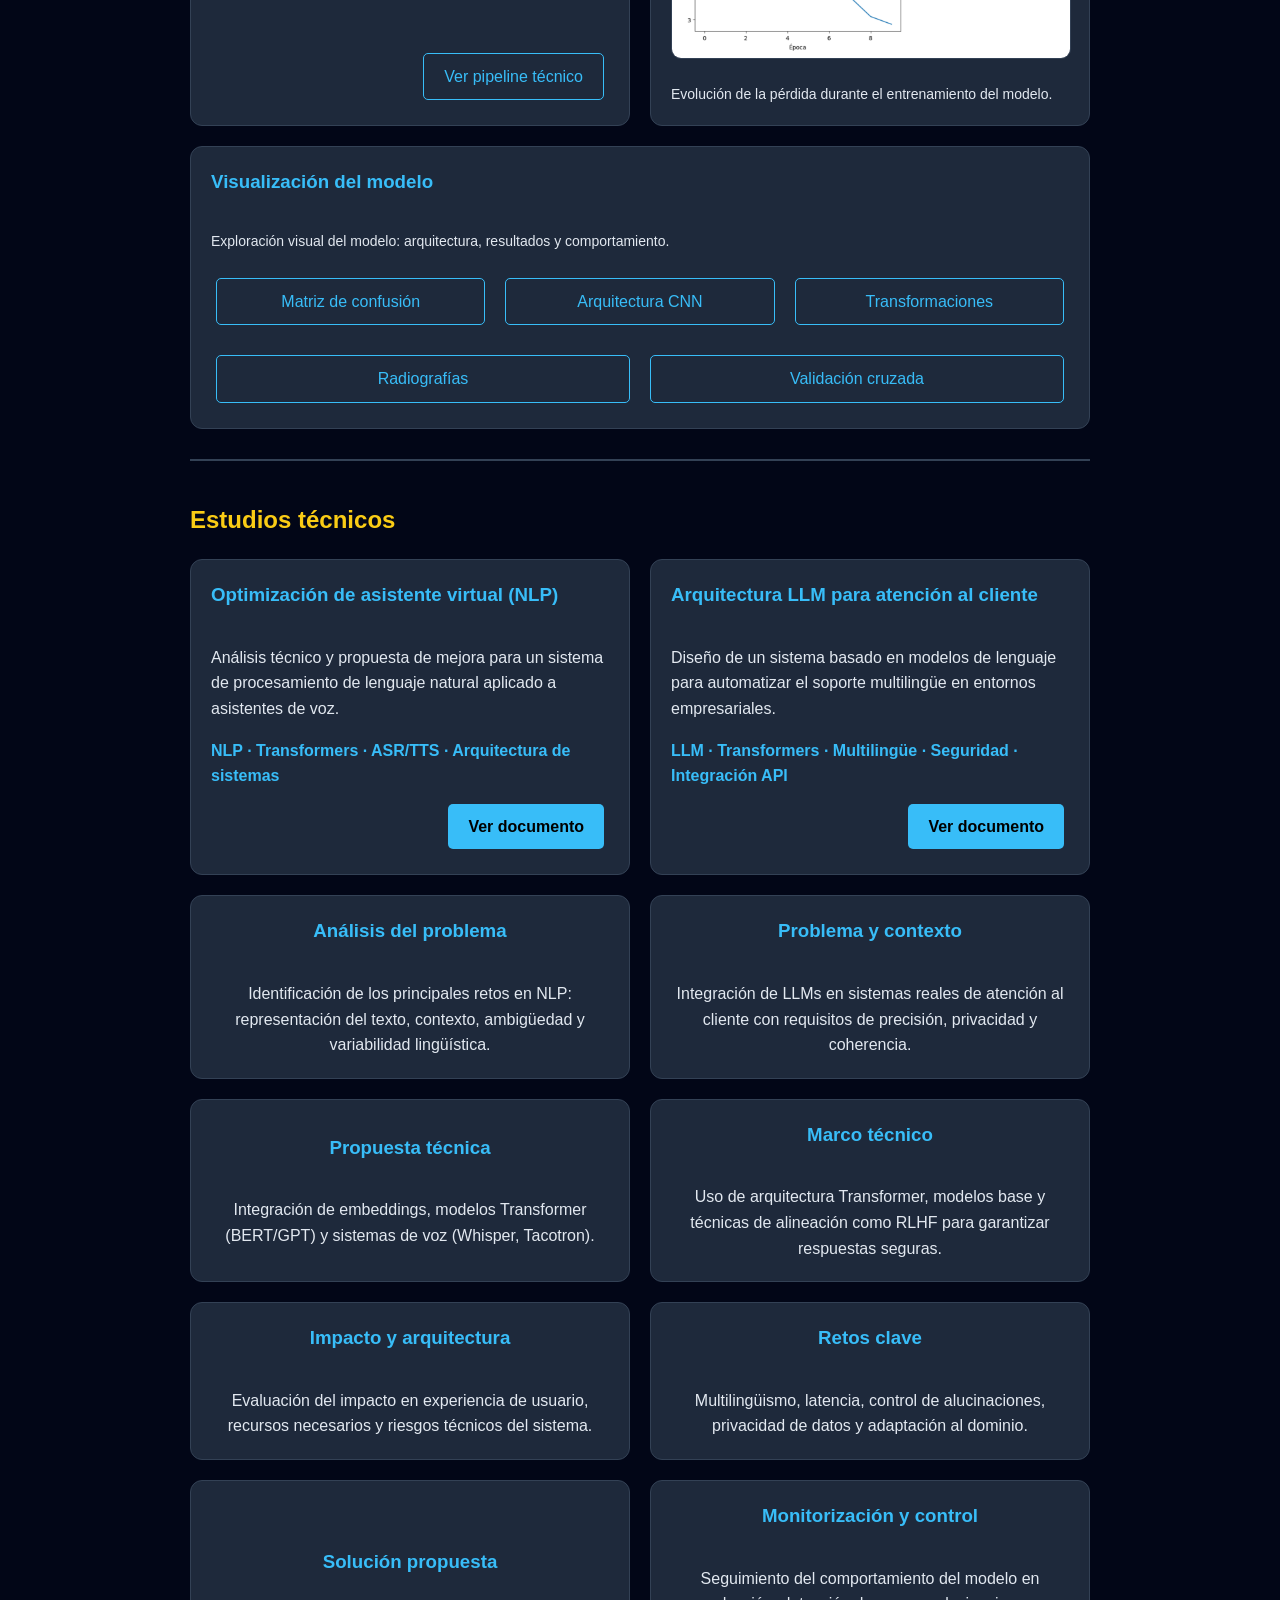
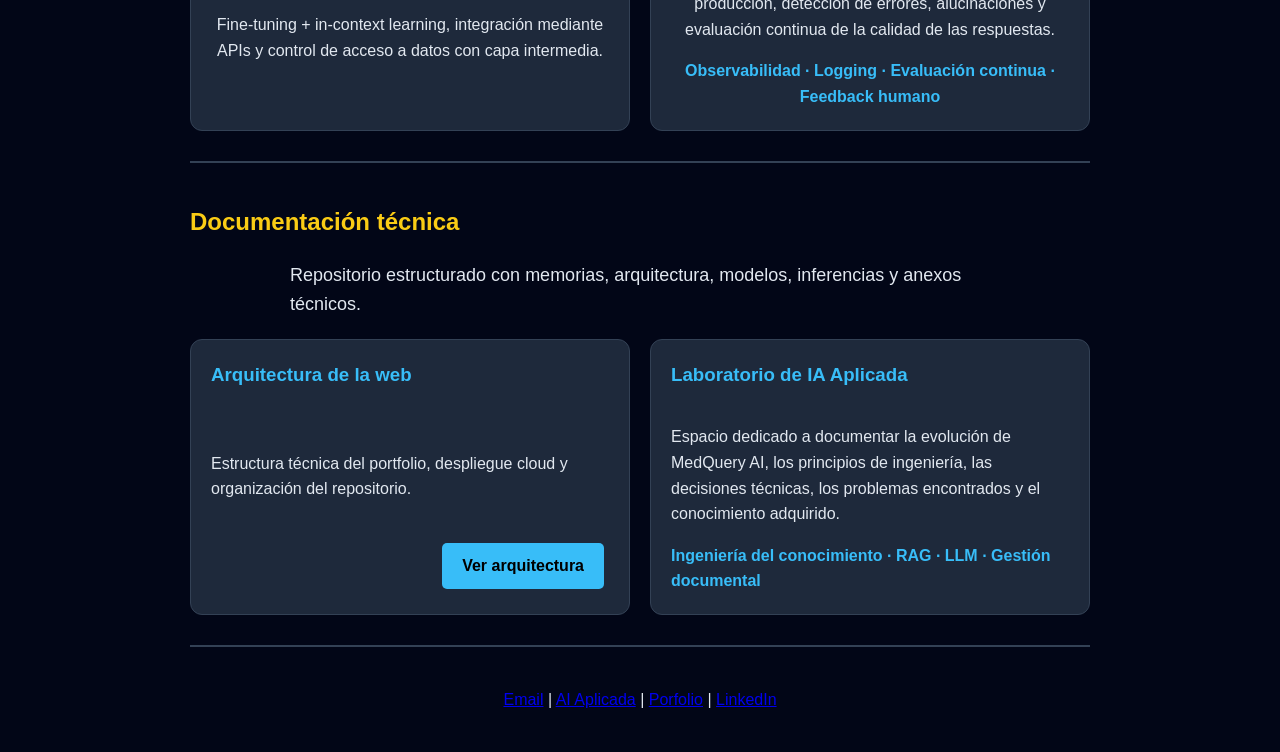
<file: privado.html>
<!DOCTYPE html>
<html lang="es">

<head>
  <meta charset="UTF-8">
  <meta name="viewport" content="width=device-width, initial-scale=1.0">
  <title>Área técnica | Juan Rodríguez</title>
  <link rel="stylesheet" href="styles.css">
</head>

<body>

<!-- NAVBAR -->
<nav class="navbar">
  <div class="nav-container">
    <span class="logo">JR</span>

    <div class="nav-links">
      <a href="index.html">Porfolio</a>
      <a href="laboratorio-ia-aplicada.html">IA Aplicada</a>
      <a href="#cv-extendido">CV</a>
      <a href="#ml">Machine Learning</a>
      <a href="#dl">Deep Learning</a>
      <a href="#estudios">Estudios técnicos</a>
    </div>
  </div>
</nav>

<!-- CONTENEDOR -->
<div class="container">

  <!-- HERO -->
  <header class="hero">
    <p class="eyebrow">Área técnica</p>

    <h1>Laboratorio de Machine Learning</h1>

    <p class="hero-text">
      Espacio destinado a análisis, experimentación y evolución de modelos.
    </p>
    
  </header>

  <hr>

  <!-- cv-extendido -->
  <section id="cv-extendido">
    <h2>CV extendido y documentación</h2>
  
    <div class="grid">
      
      <div class="card">
        <h3>Currículum completo</h3>
        <p>Versión ampliada del perfil profesional y técnico.</p>
        
        <a href="docs/cv/cv-juan-rodriguez.pdf" target="_blank" class="btn-primary">
          Ver CV (PDF)
        </a>
      </div>
    </div>
      
     <div class="card">
      <h3>Formación académica inicial</h3>
      <p>
        Formación base en sistemas informáticos y tecnología, donde se establecen
        los fundamentos técnicos del perfil profesional.
      </p>
    
      <div class="buttons">
        <a href="docs/diplomas/edxcel01.pdf" target="_blank" class="btn-outline">
          Edexcel Diploma 1
        </a>
    
        <a href="docs/diplomas/edxcel02.pdf" target="_blank" class="btn-outline">
          Edexcel Diploma 2
        </a>
      </div>
       
    </div>
  </section>
  
  <hr>

  <!-- LABORATORIO ML-->
  <section id="ml">
    <h2>Laboratorio de Machine Learning</h2>

     <div class="grid">

        <div class="card">
          <h3>Proyecto TFM</h3>
          <p>
            Optimización de modelos de clasificación para predicción de cáncer,
            con especial atención al ajuste del umbral clínico.
          </p>
    
          <p class="highlight">
            AUC: 1.0 · Precision: 1.0 · Recall clínico: 1.0
          </p>
    
          <a href="memoria-proyecto-master.pdf" target="_blank" class="btn-primary">
            Ver memoria
          </a>
        </div>
    
        <div class="card">
          <h3>Evaluación de modelos</h3>
          <p>
            Comparativa entre SVM, regresión logística y Random Forest mediante
            recall, precision, F1, AUC y balanced accuracy.
          </p>
    
          <a href="docs/master-ml/ranking.json" target="_blank" class="btn-outline">
            Ver métricas
          </a>
        </div>
    
        <div class="card">
          <h3>Optimización clínica</h3>
          <p>
            Ajuste del threshold para reducir falsos negativos y priorizar sensibilidad
            en un contexto de diagnóstico médico.
          </p>
    
          <a href="docs/master-ml/threshold.json" target="_blank" class="btn-outline">
            Ver threshold
          </a>
        </div>
    
        <div class="card">
          <h3>Notebook principal</h3>
          <p>
            Desarrollo completo del pipeline: limpieza, normalización, entrenamiento,
            evaluación e inferencia.
          </p>
    
          <a href="docs/master-ml/Proyecto_TMF_JuanJoseRodriguezPuente.ipynb" target="_blank" class="btn-outline">
            Ver código
          </a>
        </div>
    
        <div class="card">
          <h3>Análisis exploratorio</h3>
          <p>
            Distribuciones, boxplots, correlaciones y relaciones entre variables
            para comprender el comportamiento del dataset.
          </p>
    
          <a href="docs/master-ml/estadistica_descriptiva.json" target="_blank" class="btn-outline">
            Ver estadística
          </a>
        </div>
    
        <div class="card">
          <h3>Resultados visuales</h3>
          <p>
            Paneles comparativos y ranking visual de modelos por AUC.
          </p>
    
          <img src="docs/master-ml/panel_ranking_auto_20260119_012231.png" class="project-image">
    
          <a href="docs/master-ml/panel.pdf" target="_blank" class="btn-outline">
            Ver panel
          </a>
        </div>
       
     </div>
  </section>
  
  <hr>
  
  <!-- LABORATORIO DL-->
  <section id="dl">
    <h2>Laboratorio de Deep Learning</h2>
    
      <div class="grid">

      <!-- PROYECTO -->
      <div class="card">
        <h3>CNN para detección de fracturas</h3>
        <p>
          Modelo de clasificación de radiografías en fracturado y no fracturado
          mediante una red neuronal convolucional entrenada en PyTorch.
        </p>
      
        <p class="highlight">
          Accuracy: 0.76 · Mejor CV: 0.79 · F1 Macro: 0.75
        </p>
      
        <a href="docs/deep-learning/memoria-dl.pdf" target="_blank" class="btn-primary">
          Ver proyecto
        </a>
      </div>
      
      <div class="card">
        <h3>IA generativa en visión médica</h3>
        <p>
          Estudio sobre modelos generativos aplicados a visión artificial médica:
          superresolución, generación de imágenes sintéticas y mejora de datasets.
        </p>
      
        <p class="highlight">
          Diffusion Models · Superresolución · Datos sintéticos
        </p>
      
        <a href="docs/deep-learning/vision-dl.pdf" target="_blank" class="btn-primary">
          Ver estudio
        </a>
      </div>
  
      <!-- DATASET -->
      <div class="card">
        <h3>Dataset</h3>
        <p>
          Más de 9000 radiografías clasificadas con técnicas de augmentación
          para mejorar la generalización del modelo.
        </p>
  
        <a href="docs/deep-learning/dataset-info.txt" target="_blank" class="btn-outline">
          Ver detalles
        </a>
      </div>
  
      <!-- PIPELINE -->
      <div class="card">
        <h3>Pipeline completo</h3>
        <p>
          Preparación de datos, balanceo de clases, entrenamiento y evaluación del modelo.
        </p>
  
        <a href="docs/deep-learning/preprocesado-dataset.ipynb" target="_blank" class="btn-outline">
          Preprocesado
        </a>
  
        <a href="docs/deep-learning/modelo-cnn.ipynb" target="_blank" class="btn-outline">
          Modelo CNN
        </a>
      </div>
  
      <!-- RESULTADOS -->
      <div class="card">
        <h3>Resultados y evaluación</h3>
        <p>
          Métricas de clasificación, matriz de confusión y validación cruzada.
        </p>
  
        <a href="docs/deep-learning/carga-datos.txt" target="_blank" class="btn-outline">
          Ver pipeline técnico
        </a>
      </div>
  
      <!-- VISUAL PRINCIPAL -->
      <div class="card">
        <h3>Curva de aprendizaje</h3>
  
        <img src="docs/deep-learning/curva-perdida-dl.png" class="project-image">
  
        <p style="font-size:14px;">
          Evolución de la pérdida durante el entrenamiento del modelo.
        </p>
      </div>
  
      <!-- VISUALES SECUNDARIOS -->
      <div class="card card-wide">
        <h3>Visualización del modelo</h3>
        <p style="font-size:14px;">
            Exploración visual del modelo: arquitectura, resultados y comportamiento.
        </p>
        <div class="buttons-row">
          <a href="docs/deep-learning/matriz-confusion-dl.png" target="_blank" class="btn-outline">
            Matriz de confusión
          </a>
      
          <a href="docs/deep-learning/arquitectura-cnn.png" target="_blank" class="btn-outline">
            Arquitectura CNN
          </a>
      
          <a href="docs/deep-learning/transformaciones-dataset.png" target="_blank" class="btn-outline">
            Transformaciones
          </a>
      
          <a href="docs/deep-learning/ejemplos-radiografias.png" target="_blank" class="btn-outline">
            Radiografías
          </a>
      
          <a href="docs/deep-learning/validacion-cruzada-dl.png" target="_blank" class="btn-outline">
            Validación cruzada
          </a>
        </div>
      </div>
    
    </div>
  </section>
  
  <hr>

  <!-- DOCUMENTACIÓN -->
  <section id="estudios">
  <h2>Estudios técnicos</h2>

  <div class="grid">

    <div class="card">
      <h3>Optimización de asistente virtual (NLP)</h3>

      <p>
        Análisis técnico y propuesta de mejora para un sistema de procesamiento
        de lenguaje natural aplicado a asistentes de voz.
      </p>

      <p class="highlight">
        NLP · Transformers · ASR/TTS · Arquitectura de sistemas
      </p>

      <a href="docs/estudios/nlp-asistente.pdf" target="_blank" class="btn-primary">
        Ver documento
      </a>
    </div>

    <div class="card">
      <h3>Arquitectura LLM para atención al cliente</h3>
    
      <p>
        Diseño de un sistema basado en modelos de lenguaje para automatizar
        el soporte multilingüe en entornos empresariales.
      </p>
    
      <p class="highlight">
        LLM · Transformers · Multilingüe · Seguridad · Integración API
      </p>
    
      <a href="docs/estudios/llm-soporte-cliente.pdf" target="_blank" class="btn-primary">
        Ver documento
      </a>
    </div>
    
    <div class="card card-center">
      <h3>Análisis del problema</h3>

      <p>
        Identificación de los principales retos en NLP:
        representación del texto, contexto, ambigüedad y variabilidad lingüística.
      </p>
    </div>

    <div class="card card-center">
      <h3>Problema y contexto</h3>
    
      <p>
        Integración de LLMs en sistemas reales de atención al cliente
        con requisitos de precisión, privacidad y coherencia.
      </p>
    </div>
    
    <div class="card card-center">
      <h3>Propuesta técnica</h3>

      <p>
        Integración de embeddings, modelos Transformer (BERT/GPT)
        y sistemas de voz (Whisper, Tacotron).
      </p>
    </div>

    <div class="card card-center">
      <h3>Marco técnico</h3>
    
      <p>
        Uso de arquitectura Transformer, modelos base y técnicas
        de alineación como RLHF para garantizar respuestas seguras.
      </p>
    </div>
    
    <div class="card card-center">
      <h3>Impacto y arquitectura</h3>

      <p>
        Evaluación del impacto en experiencia de usuario, recursos necesarios
        y riesgos técnicos del sistema.
      </p>
    </div>
    
    <div class="card card-center">
      <h3>Retos clave</h3>
    
      <p>
        Multilingüismo, latencia, control de alucinaciones,
        privacidad de datos y adaptación al dominio.
      </p>
    </div>
    
    <div class="card card-center">
      <h3>Solución propuesta</h3>
    
      <p>
        Fine-tuning + in-context learning, integración mediante APIs
        y control de acceso a datos con capa intermedia.
      </p>
    </div>
    
    <div class="card card-center">
      <h3>Monitorización y control</h3>
    
      <p>
        Seguimiento del comportamiento del modelo en producción,
        detección de errores, alucinaciones y evaluación continua
        de la calidad de las respuestas.
      </p>
    
      <p class="highlight">
        Observabilidad · Logging · Evaluación continua · Feedback humano
      </p>
    </div>
    
  </div>
</section>

<hr>

<!-- DOCUMENTACIÓN -->
<section id="documentacion">
  <h2>Documentación técnica</h2>

  <p class="hero-text">
    Repositorio estructurado con memorias, arquitectura, modelos, inferencias y anexos técnicos.
  </p>

  <div class="grid">

    <div class="card">
      <h3>Arquitectura de la web</h3>
      <p>
        Estructura técnica del portfolio, despliegue cloud y organización del repositorio.
      </p>

      <a href="arquitectura-web-juan-rodriguez.pdf" target="_blank" class="btn-primary">
        Ver arquitectura
      </a>
    </div>

   <div class="card">
    <h3>Laboratorio de IA Aplicada</h3>

    <p>
      Espacio dedicado a documentar la evolución de MedQuery AI,
      los principios de ingeniería, las decisiones técnicas,
      los problemas encontrados y el conocimiento adquirido.
    </p>

    <p class="highlight">
      Ingeniería del conocimiento · RAG · LLM · Gestión documental
    </p>

  </div>
</section>

   <hr>
  
  <footer>
    <p>
      <a href="mailto:info@juanrodriguezp.es">Email</a> |
      <a href="laboratorio-ia-aplicada.html">AI Aplicada</a> |
      <a href="index.html">Porfolio</a> |
      <a href="https://www.linkedin.com/in/juan-jos%C3%A9-r-2b726b373" target="_blank">LinkedIn</a>
    </p>
  </footer>
</div>
</body>
</html>
</file>
<file: styles.css>
/* ==========================================================
   PORTFOLIO PROFESIONAL
   Autor: Juan Rodríguez
   Web: https://www.juanrodriguezp.es

   Hoja principal de estilos.

   Contenido:
   1. Configuración general
   2. Tipografía y elementos básicos
   3. Estructura principal
   4. Barra de navegación
   5. Cabecera principal
   6. Botones
   7. Cuadrículas y tarjetas
   8. Proyectos e imágenes
   9. Clases auxiliares
   10. Pie de página
   11. Diseño responsive
   ========================================================== */


/* ==========================================================
   1. CONFIGURACIÓN GENERAL
   Comportamiento global de la página, tipografía y fondo.
   ========================================================== */

html {
  scroll-behavior: smooth;
}

body {
  font-family: Arial, sans-serif;
  color: #e2e8f0;
  line-height: 1.6;
  padding-top: 70px;
  background-color: #020617;
}

/* Transición general aplicada a todos los enlaces */
a {
  transition: all 0.25s ease;
}


/* ==========================================================
   2. TIPOGRAFÍA Y ELEMENTOS BÁSICOS
   Títulos, párrafos, listas y separadores.
   ========================================================== */

h1 {
  color: #38bdf8;
}

h2 {
  color: #facc15;
  margin-top: 40px;
}

p {
  margin-bottom: 15px;
}

ul {
  margin-left: 20px;
}

hr {
  border: 1px solid #334155;
  margin: 30px 0;
}

/* Texto destacado en azul */
.highlight {
  color: #38bdf8;
  font-weight: bold;
}


/* ==========================================================
   3. ESTRUCTURA PRINCIPAL
   Contenedor general y separación de las secciones.
   ========================================================== */

.container {
  max-width: 900px;
  margin: 40px auto;
  padding: 0 20px;
}

/* Evita que la barra fija tape el título al navegar por anclas */
section {
  scroll-margin-top: 90px;
}


/* ==========================================================
   4. BARRA DE NAVEGACIÓN
   Menú superior fijo, logotipo y enlaces.
   ========================================================== */

.navbar {
  position: fixed;
  top: 0;
  left: 50%;
  transform: translateX(-50%);
  width: 900px;
  max-width: 100%;
  background: #020617;
  border-bottom: 1px solid #334155;
  box-shadow: 0 10px 30px rgba(0, 0, 0, 0.35);
  z-index: 1000;
}

.nav-container {
  display: flex;
  justify-content: space-between;
  align-items: center;
  padding: 15px 20px;
}

.logo {
  color: #38bdf8;
  font-weight: bold;
}

.nav-links a {
  margin-left: 10px;
  padding: 6px 12px;
  border: 1px solid transparent;
  border-radius: 6px;
  text-decoration: none;
  color: #e2e8f0;
}

.nav-links a:hover {
  border: 1px solid #38bdf8;
  color: #38bdf8;
}


/* ==========================================================
   5. CABECERA PRINCIPAL
   Portada del portfolio, imagen de fondo y textos principales.
   ========================================================== */

.hero {
  text-align: center;
  padding: 80px 20px;

  background:
    linear-gradient(
      rgba(2, 6, 23, 0.85),
      rgba(2, 6, 23, 0.95)
    ),
    url("background.png");

  background-size: cover;
  background-position: center;
  border-radius: 12px;
}

/* Sombra luminosa del nombre principal */
.hero h1 {
  text-shadow: 0 0 20px rgba(56, 189, 248, 0.4);
}

/* Texto pequeño situado sobre el título principal */
.eyebrow {
  color: #38bdf8;
  text-transform: uppercase;
  letter-spacing: 2px;
  font-size: 13px;
  font-weight: bold;
}

/* Especialidades mostradas bajo el nombre */
.subtitle {
  font-size: 22px;
  color: #facc15;
  margin-top: 10px;
}

/* Párrafos principales de la cabecera */
.hero-text {
  max-width: 700px;
  margin: 20px auto;
  font-size: 18px;
}

/* Contenedor de botones de la cabecera */
.buttons {
  display: flex;
  justify-content: center;
  flex-wrap: wrap;
  gap: 10px;
  margin-top: 30px;
}


/* ==========================================================
   6. BOTONES
   Variantes principales utilizadas en todo el portfolio.
   ========================================================== */

/* Botón azul sólido */
.btn-primary {
  padding: 10px 20px;
  background: #38bdf8;
  color: black;
  text-decoration: none;
  margin: 5px;
  border-radius: 5px;
  font-weight: bold;
}

/* Botón amarillo sólido */
.btn-secondary {
  padding: 10px 20px;
  background: #facc15;
  color: black;
  text-decoration: none;
  margin: 5px;
  border-radius: 5px;
  font-weight: bold;
}

/* Botón transparente con borde azul */
.btn-outline {
  padding: 10px 20px;
  border: 1px solid #38bdf8;
  color: #38bdf8;
  text-decoration: none;
  margin: 5px;
  border-radius: 5px;
}

/* Efecto común al pasar el cursor sobre los botones */
.btn-primary:hover,
.btn-secondary:hover,
.btn-outline:hover {
  transform: translateY(-2px);
  opacity: 0.9;
}


/* ==========================================================
   7. CUADRÍCULAS Y TARJETAS
   Distribución del contenido y diseño de las fichas.
   ========================================================== */

/* Cuadrícula principal de dos columnas */
.grid {
  display: grid;
  grid-template-columns: repeat(2, 1fr);
  gap: 20px;
  margin-top: 20px;
  align-items: stretch;
}

/* Tarjeta reutilizable para proyectos, formación y documentación */
.card {
  background: #1e293b;
  padding: 20px;
  border-radius: 12px;
  border: 1px solid #334155;

  display: flex;
  flex-direction: column;
  justify-content: space-between;
}

/* Variante flexible para tarjetas con contenido distribuido */
.card-flex {
  display: flex;
  flex-direction: column;
  justify-content: space-between;
}

/* Variante para centrar horizontal y verticalmente el contenido */
.card-center {
  justify-content: center !important;
  align-items: center;
  text-align: center;
}

/* Títulos internos de las tarjetas */
.card h3 {
  color: #38bdf8;
  margin-top: 0;
}

/* Elimina el margen inferior de los párrafos dentro de tarjetas */
.card p {
  margin-bottom: 0;
}

/* Coloca los botones al final y a la derecha en tarjetas no centradas */
.card:not(.card-center) a {
  align-self: flex-end;
  margin-top: 15px;
}

/* Efecto de elevación al pasar el cursor sobre una tarjeta */
.card:hover {
  transform: translateY(-5px);
  border-color: #38bdf8;
}

/* Ajuste específico para botones de contorno dentro de tarjetas */
.card .btn-outline {
  display: inline-block;
  margin-top: 15px;
}


/* ==========================================================
   8. PROYECTOS E IMÁGENES
   Imágenes, estados y elementos específicos de proyectos.
   ========================================================== */

/* Imágenes incluidas dentro de las fichas de proyectos */
.project-image {
  width: 100%;
  border-radius: 10px;
  margin: 10px 0;
  border: 1px solid #334155;
}

/* Etiqueta de estado para proyectos activos */
.project-status {
  display: inline-block;
  margin-bottom: 16px;
  font-size: 0.85rem;
  color: #8fd3ff;
  text-transform: uppercase;
  letter-spacing: 1px;
}


/* ==========================================================
   9. CLASES AUXILIARES
   Variantes reutilizables para tarjetas y grupos de botones.
   ========================================================== */

/* Tarjeta que ocupa todas las columnas de la cuadrícula */
.card-wide {
  grid-column: 1 / -1;
}

/* Grupo de botones distribuidos en una misma fila */
.buttons-row {
  display: flex;
  flex-wrap: wrap;
  gap: 10px;
  margin-top: 10px;
}

/* Hace que los botones de una fila tengan un ancho equilibrado */
.buttons-row a {
  flex: 1;
  text-align: center;
  min-width: 180px;
}


/* ==========================================================
   10. PIE DE PÁGINA
   Alineación y separación del footer.
   ========================================================== */

footer {
  text-align: center;
  margin-top: 40px;
}


/* ==========================================================
   11. DISEÑO RESPONSIVE
   Adaptación de la cuadrícula para pantallas pequeñas.
   ========================================================== */

@media (max-width: 700px) {
  .grid {
    grid-template-columns: 1fr;
  }
}

/* ==========================================================
   LABORATORIO DE IA APLICADA
   Estilos específicos de laboratorio-ia-aplicada.html
   Añadir al final de styles.css
   ========================================================== */

/* Texto introductorio situado antes de cuadrículas o bloques */
.section-intro {
  max-width: 760px;
  margin-bottom: 25px;
}

/* Declaración principal de la filosofía del laboratorio */
.laboratory-quote {
  margin-top: 0;
  padding-left: 18px;
  border-left: 4px solid #facc15;
  color: #facc15;
  font-size: 1.25rem;
  font-weight: bold;
}

/* Tarjetas utilizadas para presentar principios */
.principle-card {
  justify-content: flex-start;
}

/* Numeración superior de cada principio */
.principle-number {
  margin-bottom: 10px;
  color: #facc15;
  font-size: 0.8rem;
  font-weight: bold;
  letter-spacing: 1px;
  text-transform: uppercase;
}

/* Cuadrícula del proceso de trabajo */
.process-grid {
  display: grid;
  grid-template-columns: repeat(2, 1fr);
  gap: 15px;
  margin-top: 25px;
}

/* Paso individual de la metodología */
.process-step {
  padding: 18px;
  border: 1px solid #334155;
  border-radius: 10px;
  background: rgba(2, 6, 23, 0.35);
}

.process-step span {
  color: #facc15;
  font-weight: bold;
}

.process-step h3 {
  margin: 5px 0;
}

.process-step p {
  margin: 0;
}

/* Lista del estado funcional del proyecto */
.status-list {
  margin-top: 15px;
  padding-left: 0;
  list-style: none;
}

.status-list li {
  position: relative;
  margin-bottom: 8px;
  padding-left: 26px;
}

/* Funcionalidad terminada */
.status-complete::before {
  content: "✓";
  position: absolute;
  left: 0;
  color: #38bdf8;
  font-weight: bold;
}

/* Funcionalidad pendiente */
.status-pending::before {
  content: "○";
  position: absolute;
  left: 0;
  color: #facc15;
  font-weight: bold;
}

/* Aviso incluido en la sección de la demo */
.demo-warning {
  max-width: 650px;
  color: #cbd5e1;
  font-size: 0.9rem;
  font-style: italic;
}

/* Elementos del roadmap todavía no convertidos en enlaces */
.roadmap-item {
  flex: 1;
  min-width: 180px;
  padding: 10px 14px;
  border: 1px solid #334155;
  border-radius: 6px;
  text-align: center;
  color: #e2e8f0;
  background: rgba(2, 6, 23, 0.35);
}

/* Adaptación del laboratorio a dispositivos móviles */
@media (max-width: 700px) {
  .process-grid {
    grid-template-columns: 1fr;
  }

  .laboratory-quote {
    font-size: 1.1rem;
  }
}
</file>
